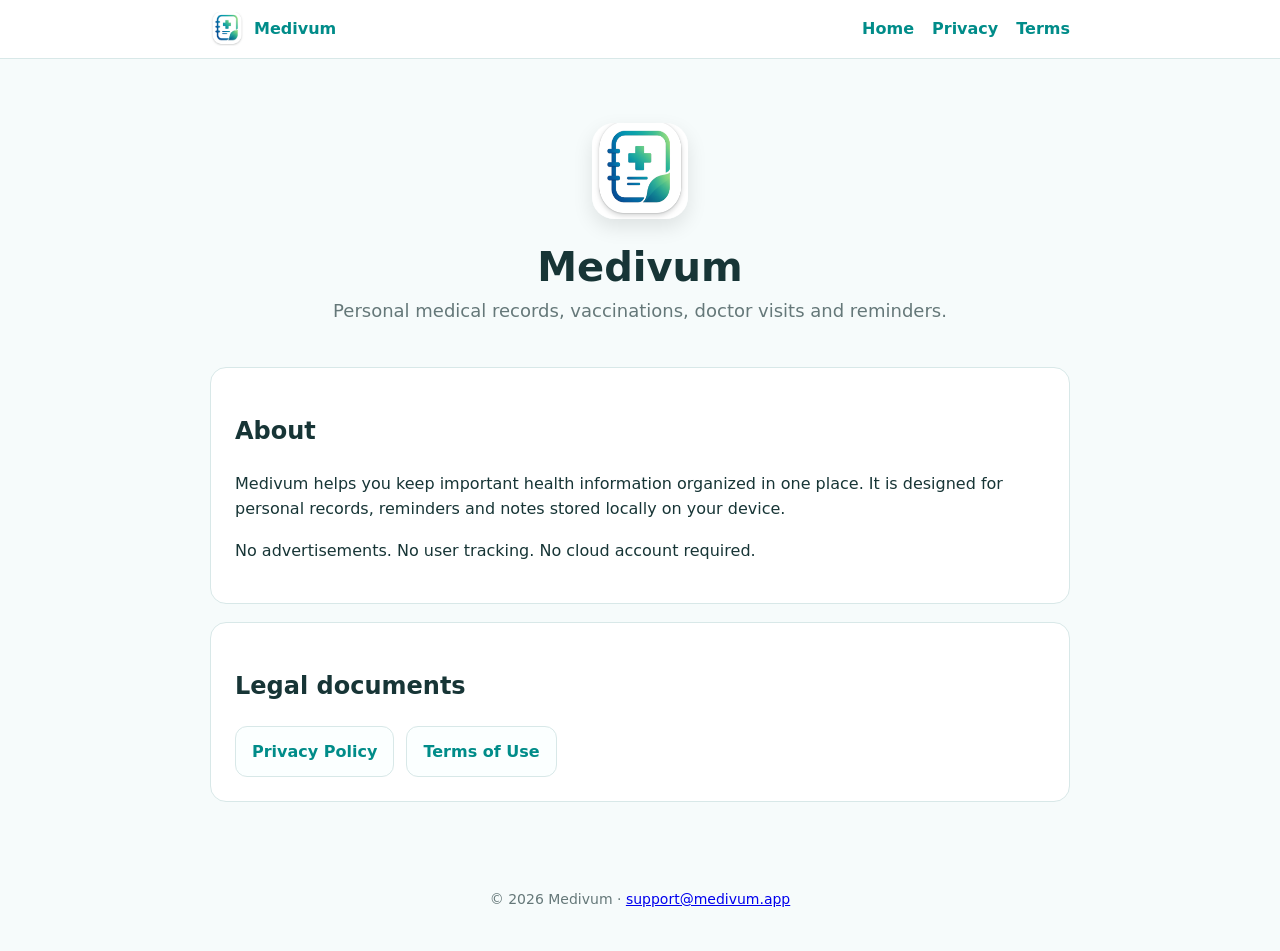
<file: index.html>
<!DOCTYPE html>
<html lang="en">
<head>
  <meta charset="UTF-8">
  <meta name="viewport" content="width=device-width, initial-scale=1">
  <title>Medivum – Home</title>
  <link rel="stylesheet" href="style.css">
</head>
<body>
<header class="header">
  <nav class="nav">
    <a class="brand" href="index.html"><img src="logo.png" alt="Medivum logo"><span>Medivum</span></a>
    <a href="index.html">Home</a>
    <a href="privacy.html">Privacy</a>
    <a href="terms.html">Terms</a>
  </nav>
</header>
<main>

<section class="hero">
  <img src="logo.png" alt="Medivum logo">
  <h1>Medivum</h1>
  <p class="subtitle">Personal medical records, vaccinations, doctor visits and reminders.</p>
</section>

<section class="card">
  <h2>About</h2>
  <p>Medivum helps you keep important health information organized in one place. It is designed for personal records, reminders and notes stored locally on your device.</p>
  <p>No advertisements. No user tracking. No cloud account required.</p>
</section>

<section class="card">
  <h2>Legal documents</h2>
  <div class="links">
    <a class="button" href="privacy.html">Privacy Policy</a>
    <a class="button" href="terms.html">Terms of Use</a>
  </div>
</section>

</main>
<footer>© 2026 Medivum · <a href="mailto:support@medivum.app">support@medivum.app</a></footer>
</body>
</html>
</file>
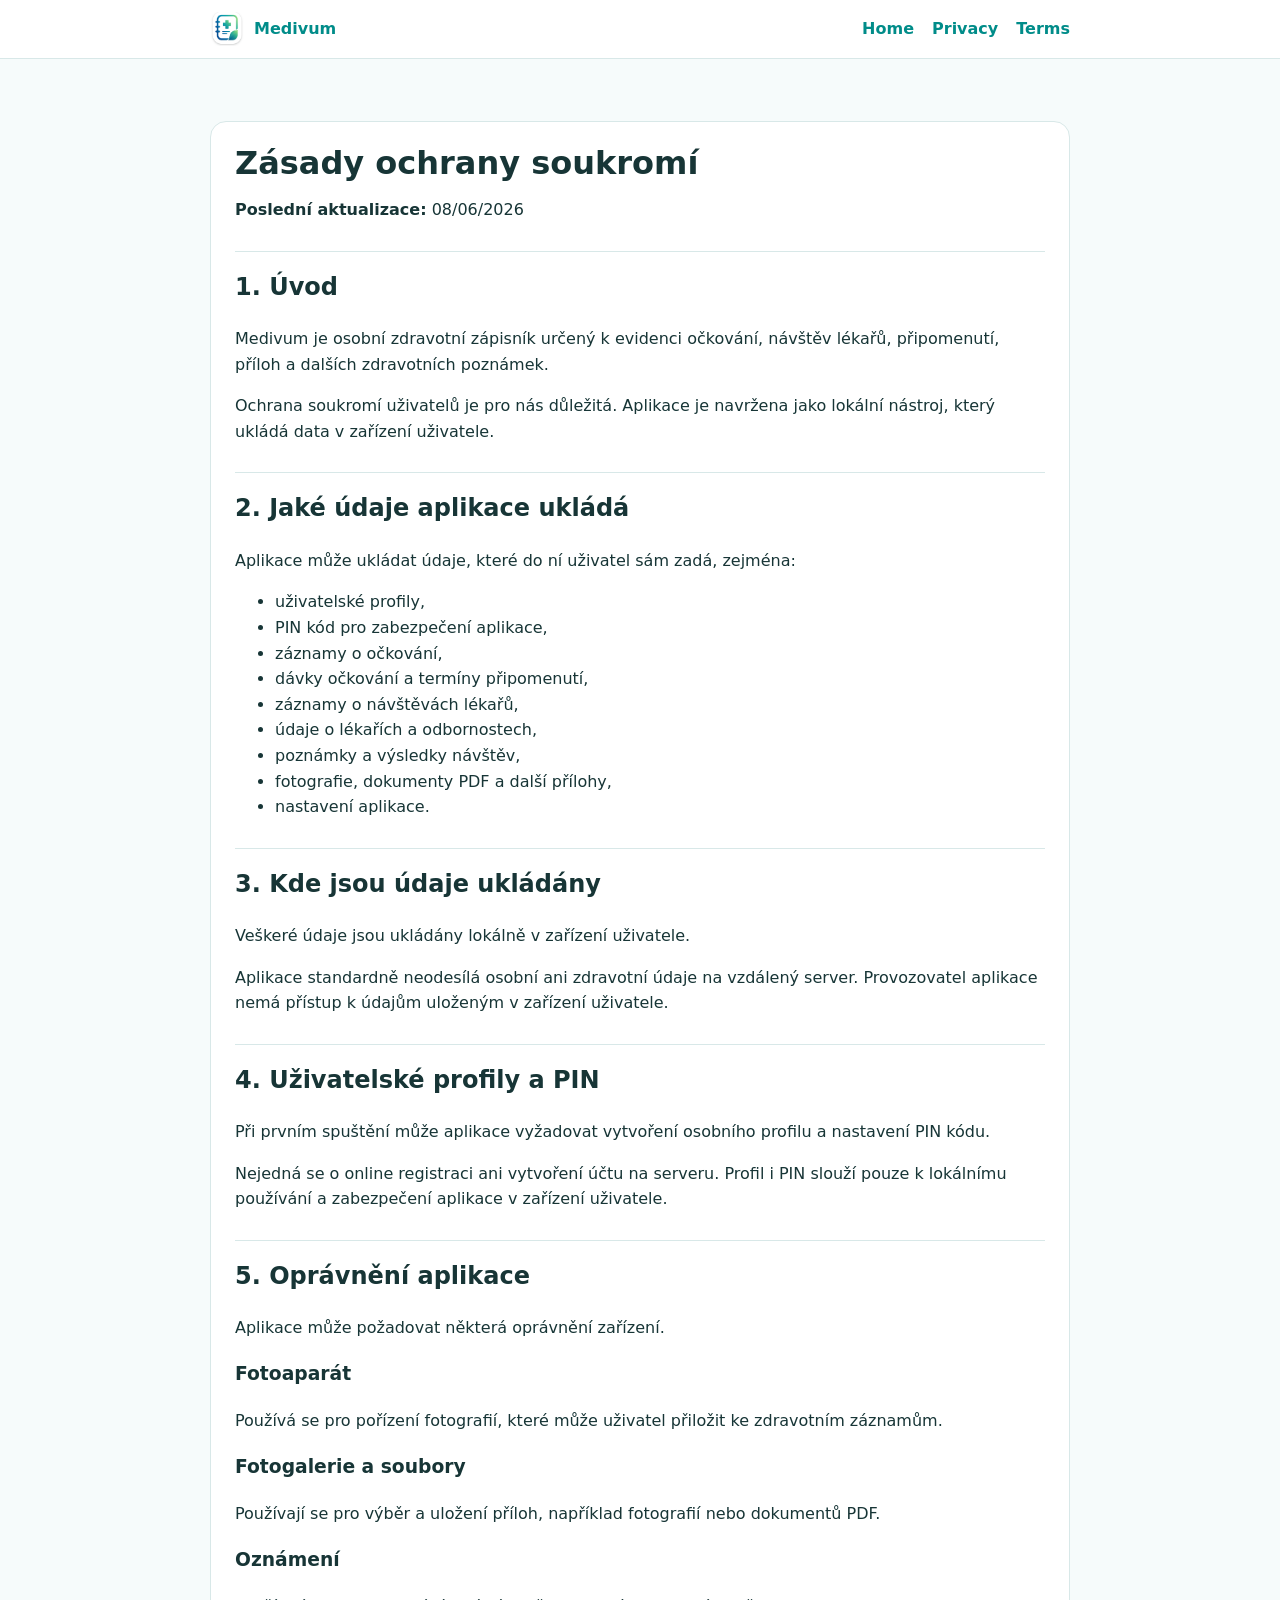
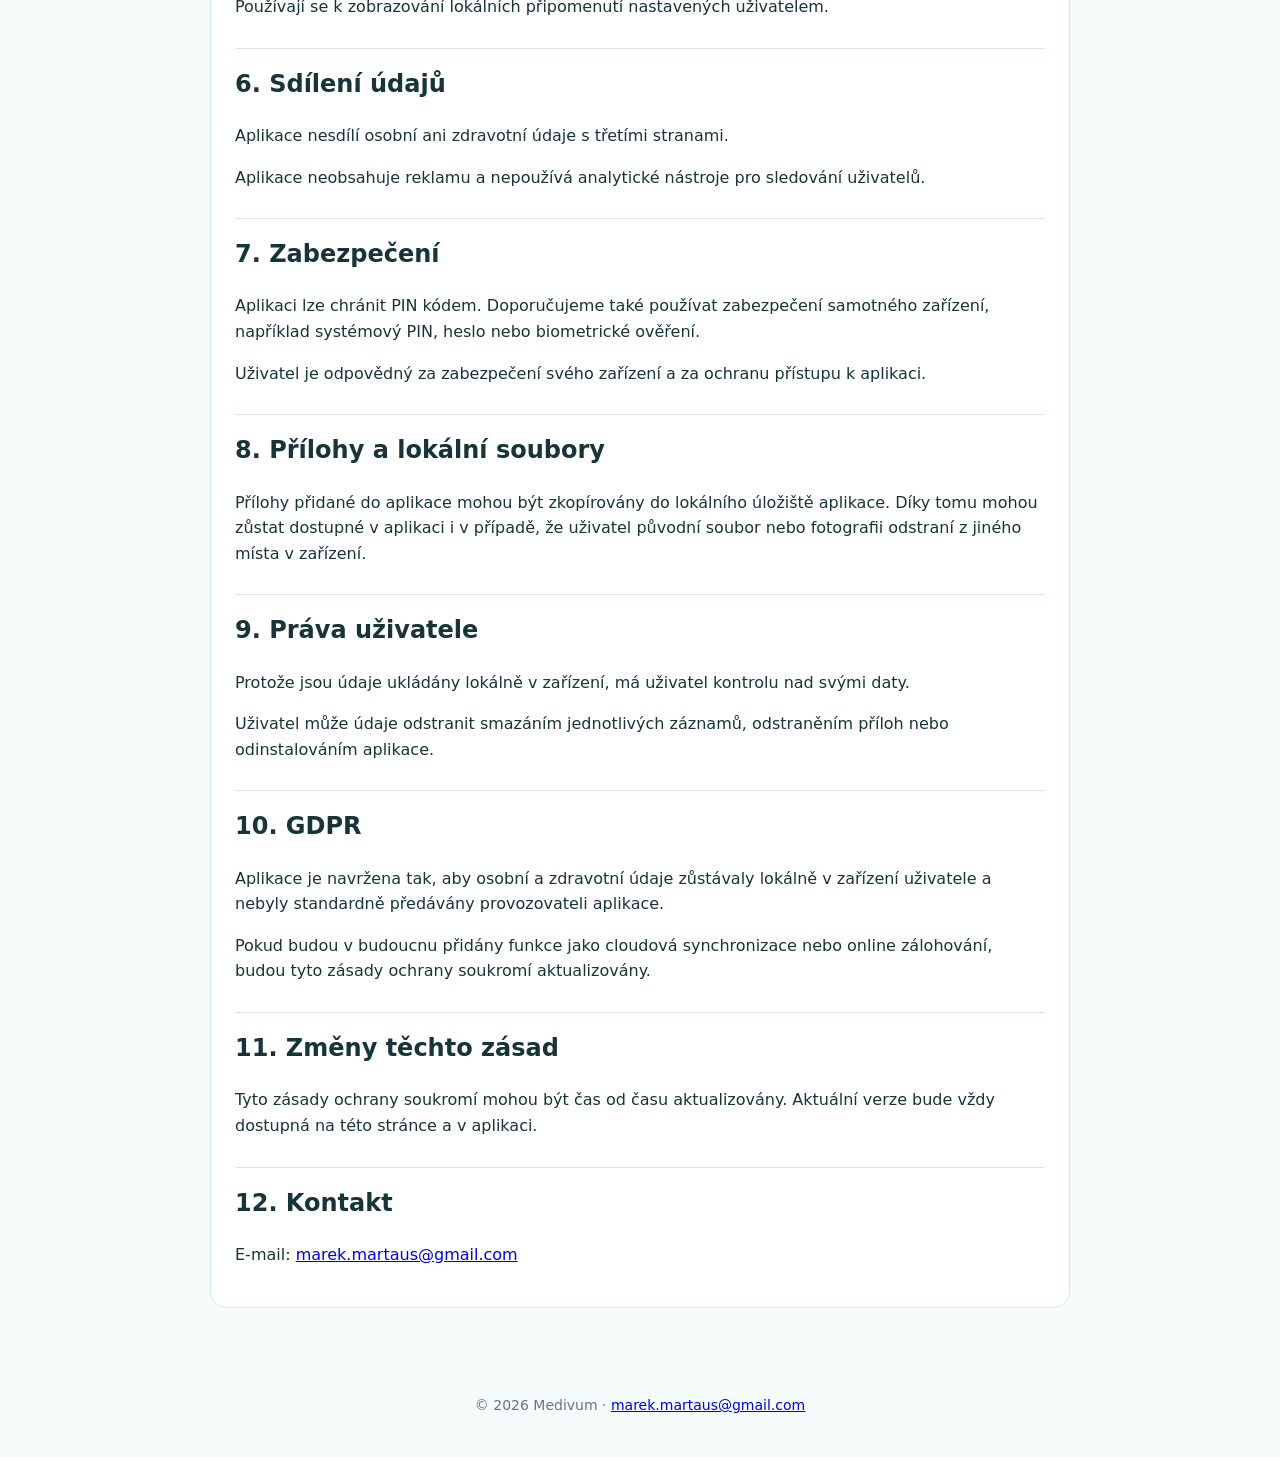
<file: privacy-cs.html>
<!DOCTYPE html>
<html lang="cs">
<head>
  <meta charset="UTF-8">
  <meta name="viewport" content="width=device-width, initial-scale=1">
  <title>Medivum – Zásady ochrany soukromí</title>
  <link rel="stylesheet" href="style.css">
</head>
<body>
<header class="header">
  <nav class="nav">
    <a class="brand" href="index.html"><img src="logo.png" alt="Medivum logo"><span>Medivum</span></a>
    <a href="index.html">Home</a>
    <a href="privacy.html">Privacy</a>
    <a href="terms.html">Terms</a>
  </nav>
</header>
<main>
<section class="article card"><h1>Zásady ochrany soukromí</h1><p><strong>Poslední aktualizace:</strong> 08/06/2026</p>
<h2>1. Úvod</h2>

<p>Medivum je osobní zdravotní zápisník určený k evidenci očkování, návštěv lékařů, připomenutí, příloh a dalších zdravotních poznámek.</p>

<p>Ochrana soukromí uživatelů je pro nás důležitá. Aplikace je navržena jako lokální nástroj, který ukládá data v zařízení uživatele.</p>

<h2>2. Jaké údaje aplikace ukládá</h2>

<p>Aplikace může ukládat údaje, které do ní uživatel sám zadá, zejména:</p>

<ul>
    <li>uživatelské profily,</li>
    <li>PIN kód pro zabezpečení aplikace,</li>
    <li>záznamy o očkování,</li>
    <li>dávky očkování a termíny připomenutí,</li>
    <li>záznamy o návštěvách lékařů,</li>
    <li>údaje o lékařích a odbornostech,</li>
    <li>poznámky a výsledky návštěv,</li>
    <li>fotografie, dokumenty PDF a další přílohy,</li>
    <li>nastavení aplikace.</li>
</ul>

<h2>3. Kde jsou údaje ukládány</h2>

<p>Veškeré údaje jsou ukládány lokálně v zařízení uživatele.</p>

<p>Aplikace standardně neodesílá osobní ani zdravotní údaje na vzdálený server. Provozovatel aplikace nemá přístup k údajům uloženým v zařízení uživatele.</p>

<h2>4. Uživatelské profily a PIN</h2>

<p>Při prvním spuštění může aplikace vyžadovat vytvoření osobního profilu a nastavení PIN kódu.</p>

<p>Nejedná se o online registraci ani vytvoření účtu na serveru. Profil i PIN slouží pouze k lokálnímu používání a zabezpečení aplikace v zařízení uživatele.</p>

<h2>5. Oprávnění aplikace</h2>

<p>Aplikace může požadovat některá oprávnění zařízení.</p>

<h3>Fotoaparát</h3>

<p>Používá se pro pořízení fotografií, které může uživatel přiložit ke zdravotním záznamům.</p>

<h3>Fotogalerie a soubory</h3>

<p>Používají se pro výběr a uložení příloh, například fotografií nebo dokumentů PDF.</p>

<h3>Oznámení</h3>

<p>Používají se k zobrazování lokálních připomenutí nastavených uživatelem.</p>

<h2>6. Sdílení údajů</h2>

<p>Aplikace nesdílí osobní ani zdravotní údaje s třetími stranami.</p>

<p>Aplikace neobsahuje reklamu a nepoužívá analytické nástroje pro sledování uživatelů.</p>

<h2>7. Zabezpečení</h2>

<p>Aplikaci lze chránit PIN kódem. Doporučujeme také používat zabezpečení samotného zařízení, například systémový PIN, heslo nebo biometrické ověření.</p>

<p>Uživatel je odpovědný za zabezpečení svého zařízení a za ochranu přístupu k aplikaci.</p>

<h2>8. Přílohy a lokální soubory</h2>

<p>Přílohy přidané do aplikace mohou být zkopírovány do lokálního úložiště aplikace. Díky tomu mohou zůstat dostupné v aplikaci i v případě, že uživatel původní soubor nebo fotografii odstraní z jiného místa v zařízení.</p>

<h2>9. Práva uživatele</h2>

<p>Protože jsou údaje ukládány lokálně v zařízení, má uživatel kontrolu nad svými daty.</p>

<p>Uživatel může údaje odstranit smazáním jednotlivých záznamů, odstraněním příloh nebo odinstalováním aplikace.</p>

<h2>10. GDPR</h2>

<p>Aplikace je navržena tak, aby osobní a zdravotní údaje zůstávaly lokálně v zařízení uživatele a nebyly standardně předávány provozovateli aplikace.</p>

<p>Pokud budou v budoucnu přidány funkce jako cloudová synchronizace nebo online zálohování, budou tyto zásady ochrany soukromí aktualizovány.</p>

<h2>11. Změny těchto zásad</h2>

<p>Tyto zásady ochrany soukromí mohou být čas od času aktualizovány. Aktuální verze bude vždy dostupná na této stránce a v aplikaci.</p>
<h2>12. Kontakt</h2>
<p>E-mail: <a href="mailto:support@medivum.app">marek.martaus@gmail.com</a></p></section>
</main>
<footer>© 2026 Medivum · <a href="mailto:support@medivum.app">marek.martaus@gmail.com</a></footer>
</body>
</html>
</file>
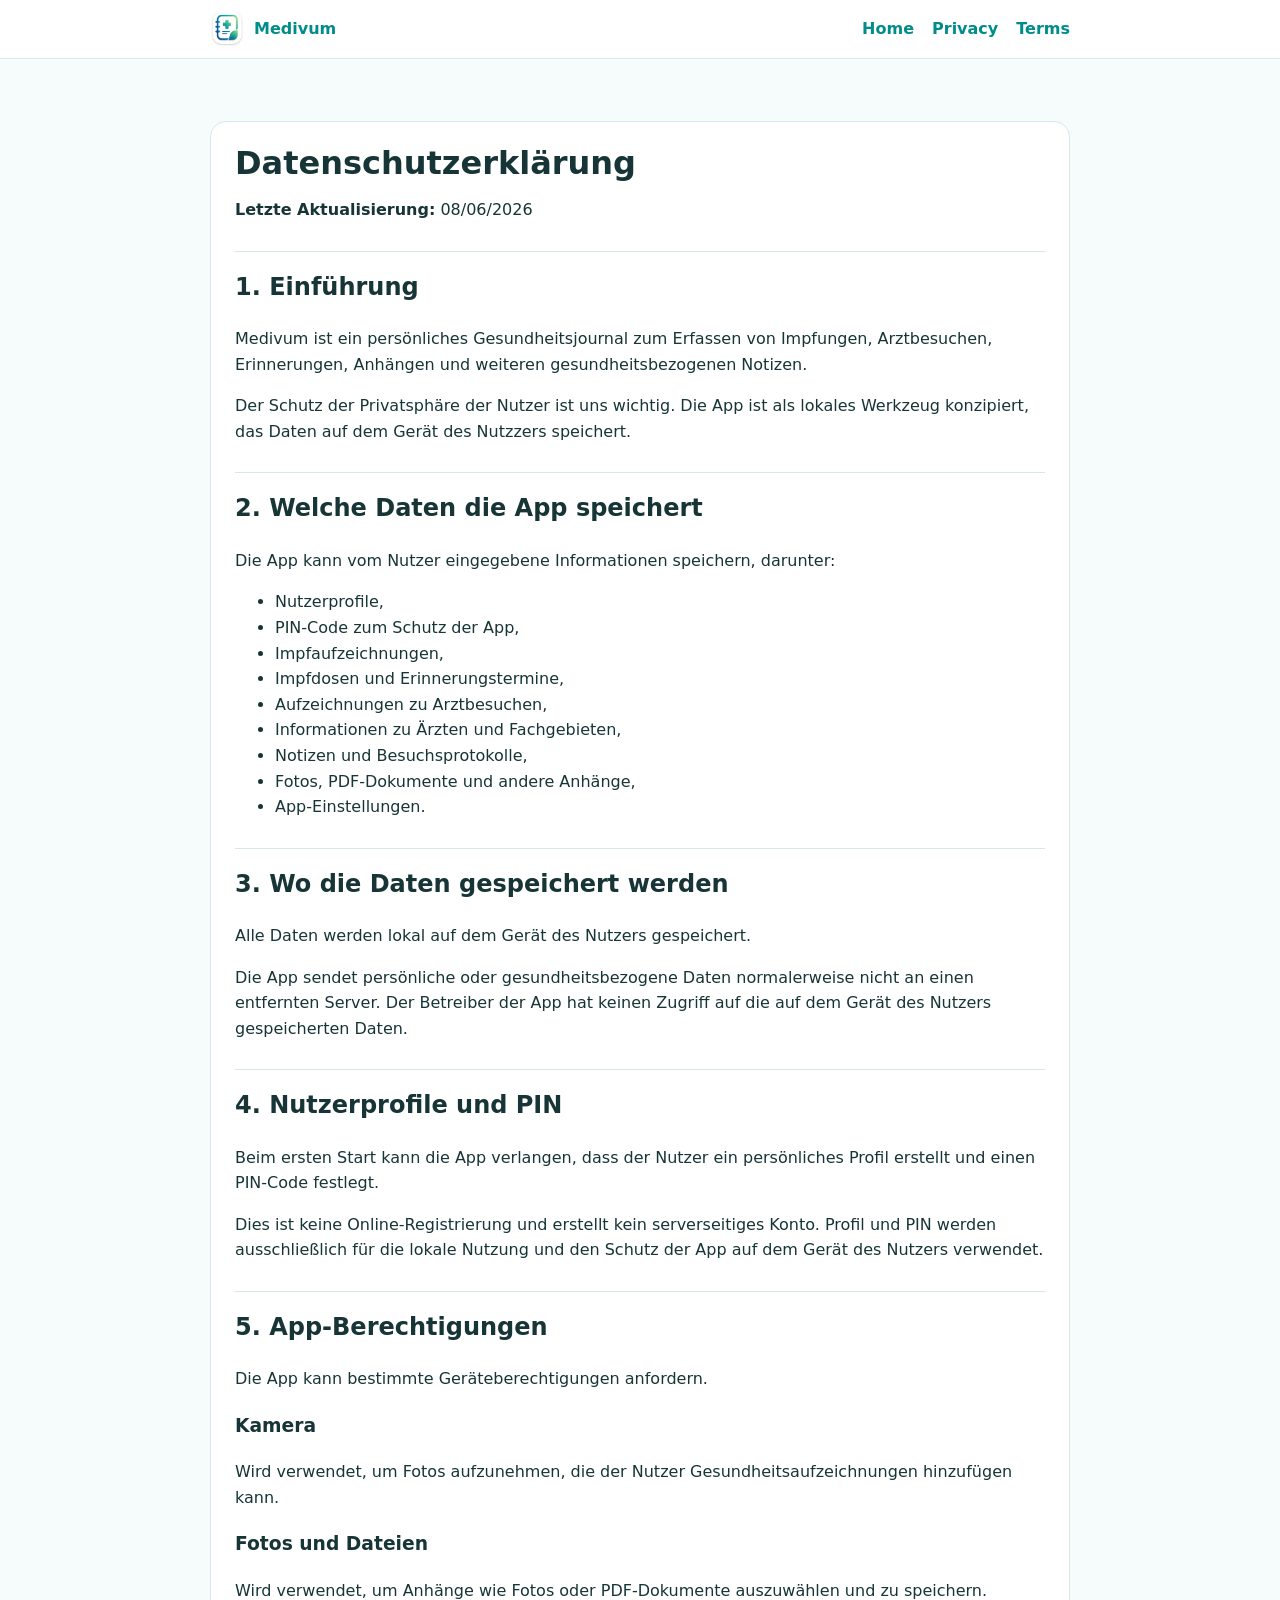
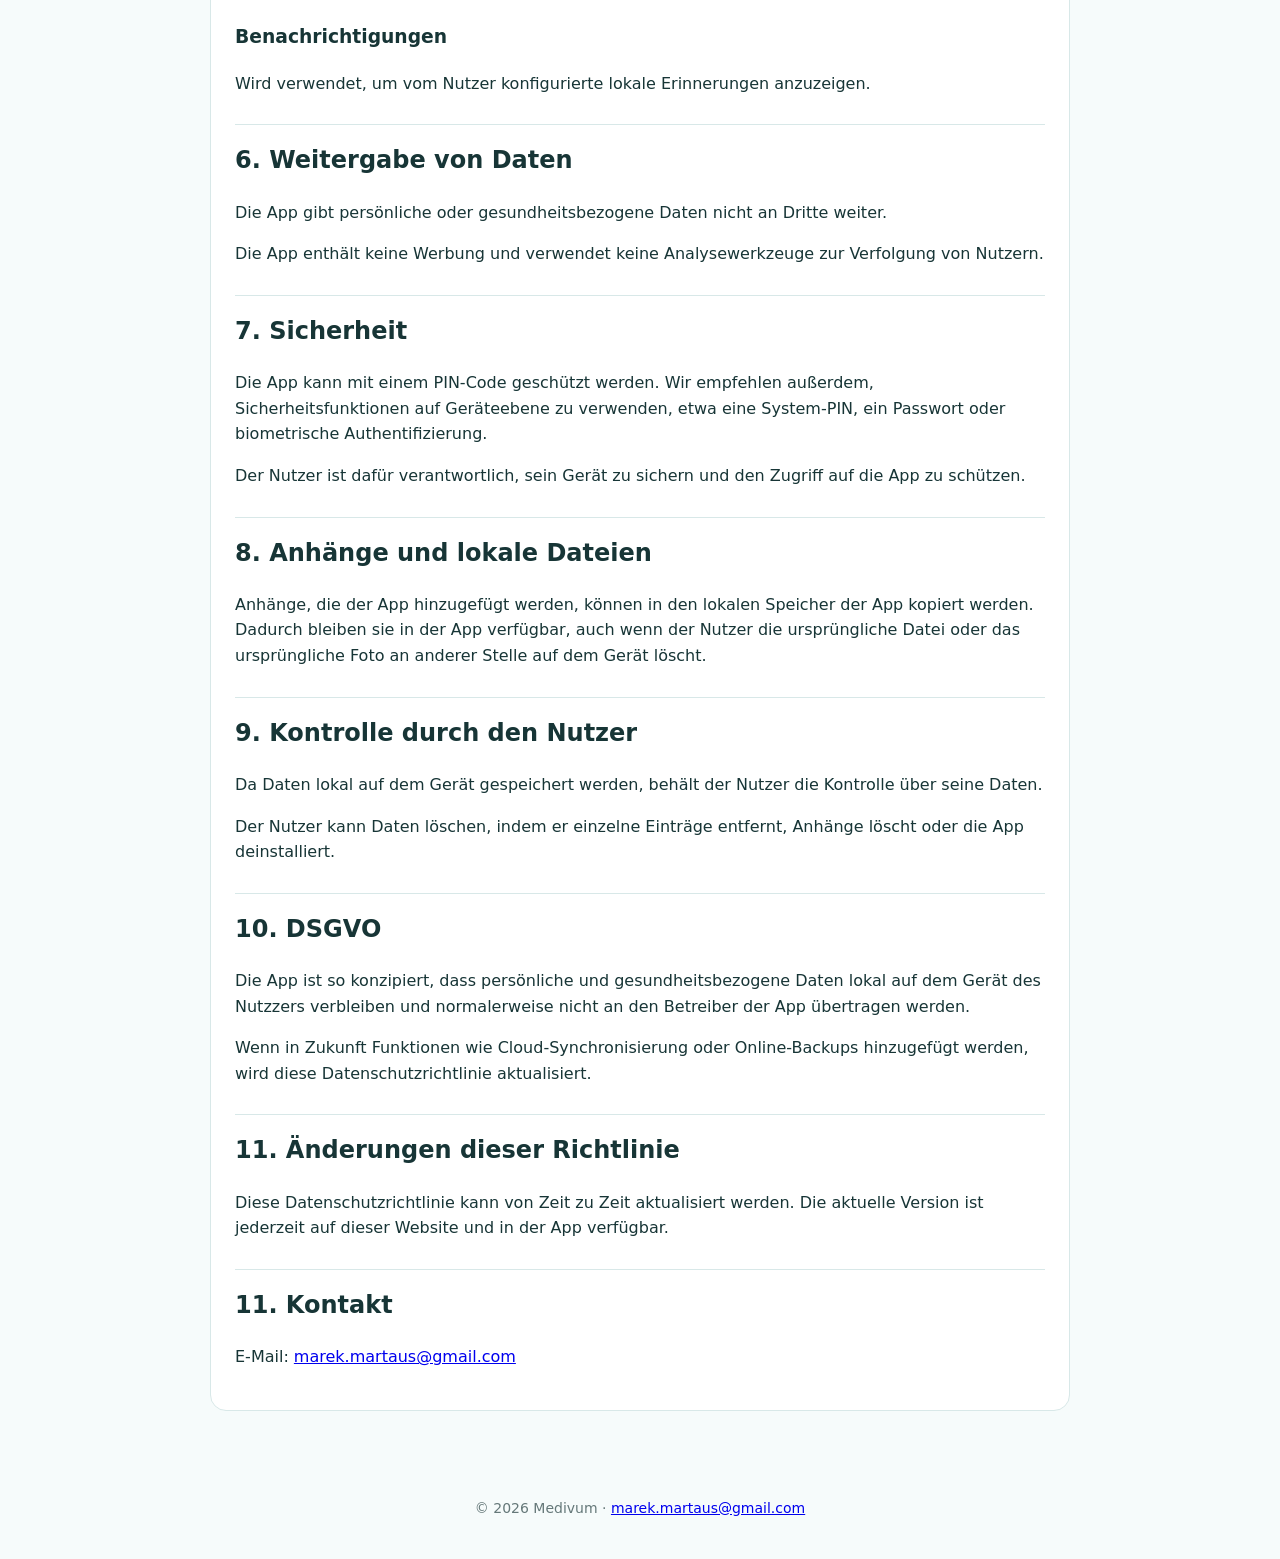
<file: privacy-de.html>
<!DOCTYPE html>
<html lang="de">
<head>
  <meta charset="UTF-8">
  <meta name="viewport" content="width=device-width, initial-scale=1">
  <title>Medivum – Datenschutzerklärung</title>
  <link rel="stylesheet" href="style.css">
</head>
<body>
<header class="header">
  <nav class="nav">
    <a class="brand" href="index.html"><img src="logo.png" alt="Medivum logo"><span>Medivum</span></a>
    <a href="index.html">Home</a>
    <a href="privacy.html">Privacy</a>
    <a href="terms.html">Terms</a>
  </nav>
</header>
<main>
<section class="article card"><h1>Datenschutzerklärung</h1><p><strong>Letzte Aktualisierung:</strong> 08/06/2026</p>
<h2>1. Einführung</h2>

<p>Medivum ist ein persönliches Gesundheitsjournal zum Erfassen von Impfungen, Arztbesuchen, Erinnerungen, Anhängen und weiteren gesundheitsbezogenen Notizen.</p>

<p>Der Schutz der Privatsphäre der Nutzer ist uns wichtig. Die App ist als lokales Werkzeug konzipiert, das Daten auf dem Gerät des Nutzzers speichert.</p>

<h2>2. Welche Daten die App speichert</h2>

<p>Die App kann vom Nutzer eingegebene Informationen speichern, darunter:</p>

<ul>
    <li>Nutzerprofile,</li>
    <li>PIN-Code zum Schutz der App,</li>
    <li>Impfaufzeichnungen,</li>
    <li>Impfdosen und Erinnerungstermine,</li>
    <li>Aufzeichnungen zu Arztbesuchen,</li>
    <li>Informationen zu Ärzten und Fachgebieten,</li>
    <li>Notizen und Besuchsprotokolle,</li>
    <li>Fotos, PDF-Dokumente und andere Anhänge,</li>
    <li>App-Einstellungen.</li>
</ul>

<h2>3. Wo die Daten gespeichert werden</h2>

<p>Alle Daten werden lokal auf dem Gerät des Nutzers gespeichert.</p>

<p>Die App sendet persönliche oder gesundheitsbezogene Daten normalerweise nicht an einen entfernten Server. Der Betreiber der App hat keinen Zugriff auf die auf dem Gerät des Nutzers gespeicherten Daten.</p>

<h2>4. Nutzerprofile und PIN</h2>

<p>Beim ersten Start kann die App verlangen, dass der Nutzer ein persönliches Profil erstellt und einen PIN-Code festlegt.</p>

<p>Dies ist keine Online-Registrierung und erstellt kein serverseitiges Konto. Profil und PIN werden ausschließlich für die lokale Nutzung und den Schutz der App auf dem Gerät des Nutzers verwendet.</p>

<h2>5. App-Berechtigungen</h2>

<p>Die App kann bestimmte Geräteberechtigungen anfordern.</p>

<h3>Kamera</h3>

<p>Wird verwendet, um Fotos aufzunehmen, die der Nutzer Gesundheitsaufzeichnungen hinzufügen kann.</p>

<h3>Fotos und Dateien</h3>

<p>Wird verwendet, um Anhänge wie Fotos oder PDF-Dokumente auszuwählen und zu speichern.</p>

<h3>Benachrichtigungen</h3>

<p>Wird verwendet, um vom Nutzer konfigurierte lokale Erinnerungen anzuzeigen.</p>

<h2>6. Weitergabe von Daten</h2>

<p>Die App gibt persönliche oder gesundheitsbezogene Daten nicht an Dritte weiter.</p>

<p>Die App enthält keine Werbung und verwendet keine Analysewerkzeuge zur Verfolgung von Nutzern.</p>

<h2>7. Sicherheit</h2>

<p>Die App kann mit einem PIN-Code geschützt werden. Wir empfehlen außerdem, Sicherheitsfunktionen auf Geräteebene zu verwenden, etwa eine System-PIN, ein Passwort oder biometrische Authentifizierung.</p>

<p>Der Nutzer ist dafür verantwortlich, sein Gerät zu sichern und den Zugriff auf die App zu schützen.</p>

<h2>8. Anhänge und lokale Dateien</h2>

<p>Anhänge, die der App hinzugefügt werden, können in den lokalen Speicher der App kopiert werden. Dadurch bleiben sie in der App verfügbar, auch wenn der Nutzer die ursprüngliche Datei oder das ursprüngliche Foto an anderer Stelle auf dem Gerät löscht.</p>

<h2>9. Kontrolle durch den Nutzer</h2>

<p>Da Daten lokal auf dem Gerät gespeichert werden, behält der Nutzer die Kontrolle über seine Daten.</p>

<p>Der Nutzer kann Daten löschen, indem er einzelne Einträge entfernt, Anhänge löscht oder die App deinstalliert.</p>

<h2>10. DSGVO</h2>

<p>Die App ist so konzipiert, dass persönliche und gesundheitsbezogene Daten lokal auf dem Gerät des Nutzzers verbleiben und normalerweise nicht an den Betreiber der App übertragen werden.</p>

<p>Wenn in Zukunft Funktionen wie Cloud-Synchronisierung oder Online-Backups hinzugefügt werden, wird diese Datenschutzrichtlinie aktualisiert.</p>

<h2>11. Änderungen dieser Richtlinie</h2>

<p>Diese Datenschutzrichtlinie kann von Zeit zu Zeit aktualisiert werden. Die aktuelle Version ist jederzeit auf dieser Website und in der App verfügbar.</p>
<h2>11. Kontakt</h2>
<p>E-Mail: <a href="mailto:support@medivum.app">marek.martaus@gmail.com</a></p></section>
</main>
<footer>© 2026 Medivum · <a href="mailto:support@medivum.app">marek.martaus@gmail.com</a></footer>
</body>
</html>
</file>
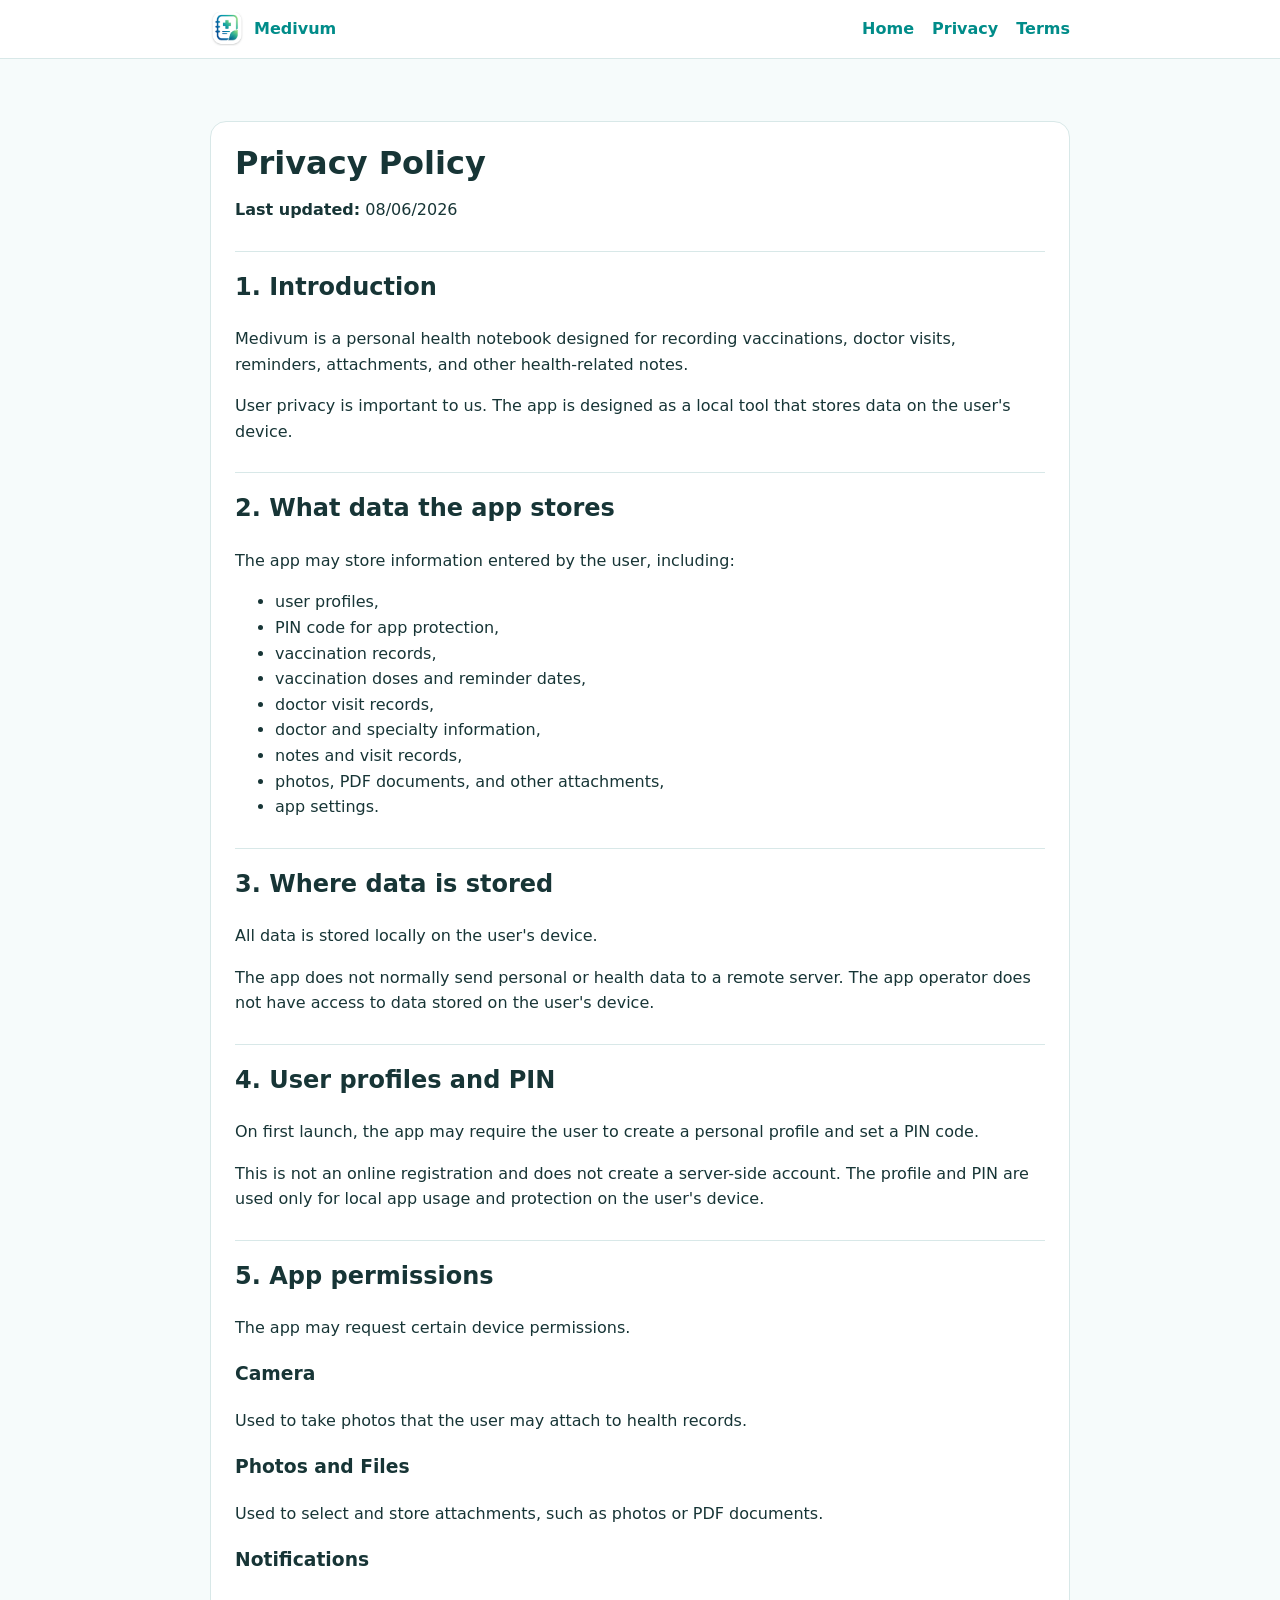
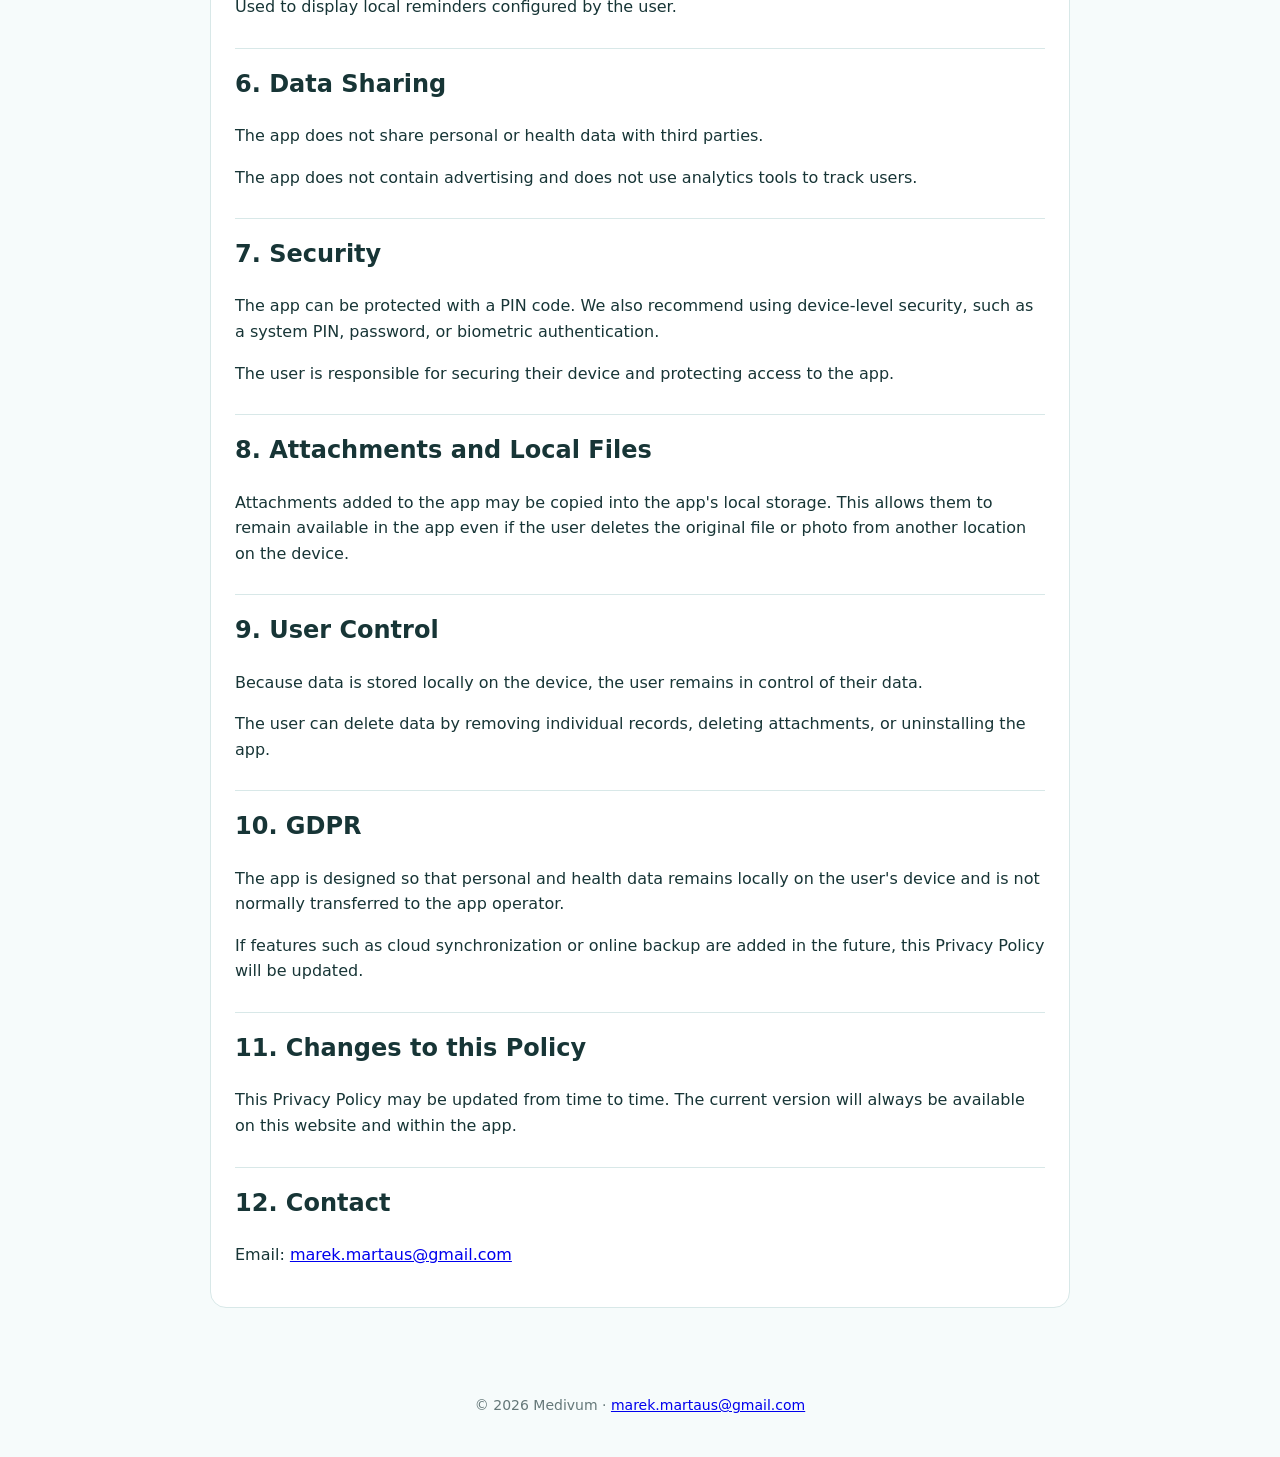
<file: privacy-en.html>
<!DOCTYPE html>
<html lang="en">
<head>
  <meta charset="UTF-8">
  <meta name="viewport" content="width=device-width, initial-scale=1">
  <title>Medivum – Privacy Policy</title>
  <link rel="stylesheet" href="style.css">
</head>
<body>
<header class="header">
  <nav class="nav">
    <a class="brand" href="index.html"><img src="logo.png" alt="Medivum logo"><span>Medivum</span></a>
    <a href="index.html">Home</a>
    <a href="privacy.html">Privacy</a>
    <a href="terms.html">Terms</a>
  </nav>
</header>
<main>
<section class="article card"><h1>Privacy Policy</h1><p><strong>Last updated:</strong> 08/06/2026</p>
<h2>1. Introduction</h2>

<p>Medivum is a personal health notebook designed for recording vaccinations, doctor visits, reminders, attachments, and other health-related notes.</p>

<p>User privacy is important to us. The app is designed as a local tool that stores data on the user's device.</p>

<h2>2. What data the app stores</h2>

<p>The app may store information entered by the user, including:</p>

<ul>
    <li>user profiles,</li>
    <li>PIN code for app protection,</li>
    <li>vaccination records,</li>
    <li>vaccination doses and reminder dates,</li>
    <li>doctor visit records,</li>
    <li>doctor and specialty information,</li>
    <li>notes and visit records,</li>
    <li>photos, PDF documents, and other attachments,</li>
    <li>app settings.</li>
</ul>

<h2>3. Where data is stored</h2>

<p>All data is stored locally on the user's device.</p>

<p>The app does not normally send personal or health data to a remote server. The app operator does not have access to data stored on the user's device.</p>

<h2>4. User profiles and PIN</h2>

<p>On first launch, the app may require the user to create a personal profile and set a PIN code.</p>

<p>This is not an online registration and does not create a server-side account. The profile and PIN are used only for local app usage and protection on the user's device.</p>

<h2>5. App permissions</h2>

<p>The app may request certain device permissions.</p>

<h3>Camera</h3>

<p>Used to take photos that the user may attach to health records.</p>

<h3>Photos and Files</h3>

<p>Used to select and store attachments, such as photos or PDF documents.</p>

<h3>Notifications</h3>

<p>Used to display local reminders configured by the user.</p>

<h2>6. Data Sharing</h2>

<p>The app does not share personal or health data with third parties.</p>

<p>The app does not contain advertising and does not use analytics tools to track users.</p>

<h2>7. Security</h2>

<p>The app can be protected with a PIN code. We also recommend using device-level security, such as a system PIN, password, or biometric authentication.</p>

<p>The user is responsible for securing their device and protecting access to the app.</p>

<h2>8. Attachments and Local Files</h2>

<p>Attachments added to the app may be copied into the app's local storage. This allows them to remain available in the app even if the user deletes the original file or photo from another location on the device.</p>

<h2>9. User Control</h2>

<p>Because data is stored locally on the device, the user remains in control of their data.</p>

<p>The user can delete data by removing individual records, deleting attachments, or uninstalling the app.</p>

<h2>10. GDPR</h2>

<p>The app is designed so that personal and health data remains locally on the user's device and is not normally transferred to the app operator.</p>

<p>If features such as cloud synchronization or online backup are added in the future, this Privacy Policy will be updated.</p>

<h2>11. Changes to this Policy</h2>

<p>This Privacy Policy may be updated from time to time. The current version will always be available on this website and within the app.</p>
<h2>12. Contact</h2>
<p>Email: <a href="mailto:support@medivum.app">marek.martaus@gmail.com</a></p></section>
</main>
<footer>© 2026 Medivum · <a href="mailto:support@medivum.app">marek.martaus@gmail.com</a></footer>
</body>
</html>
</file>
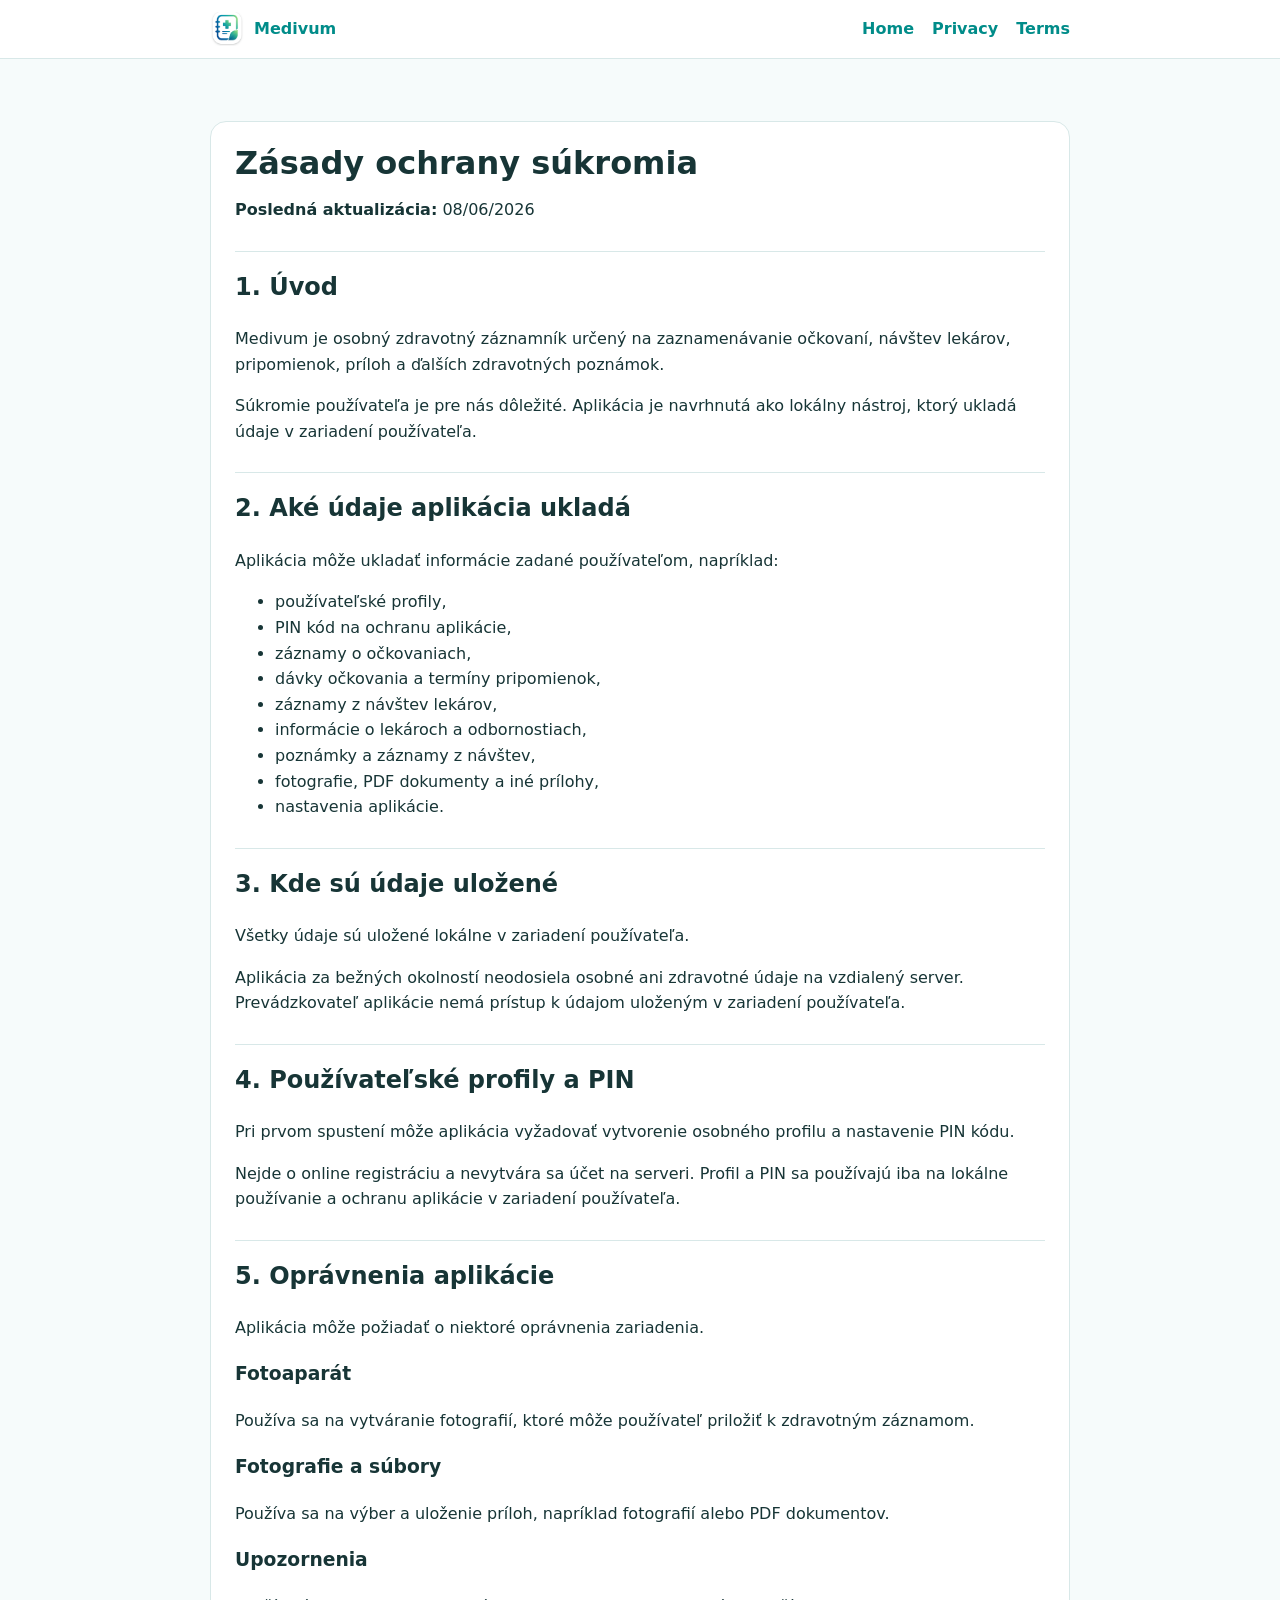
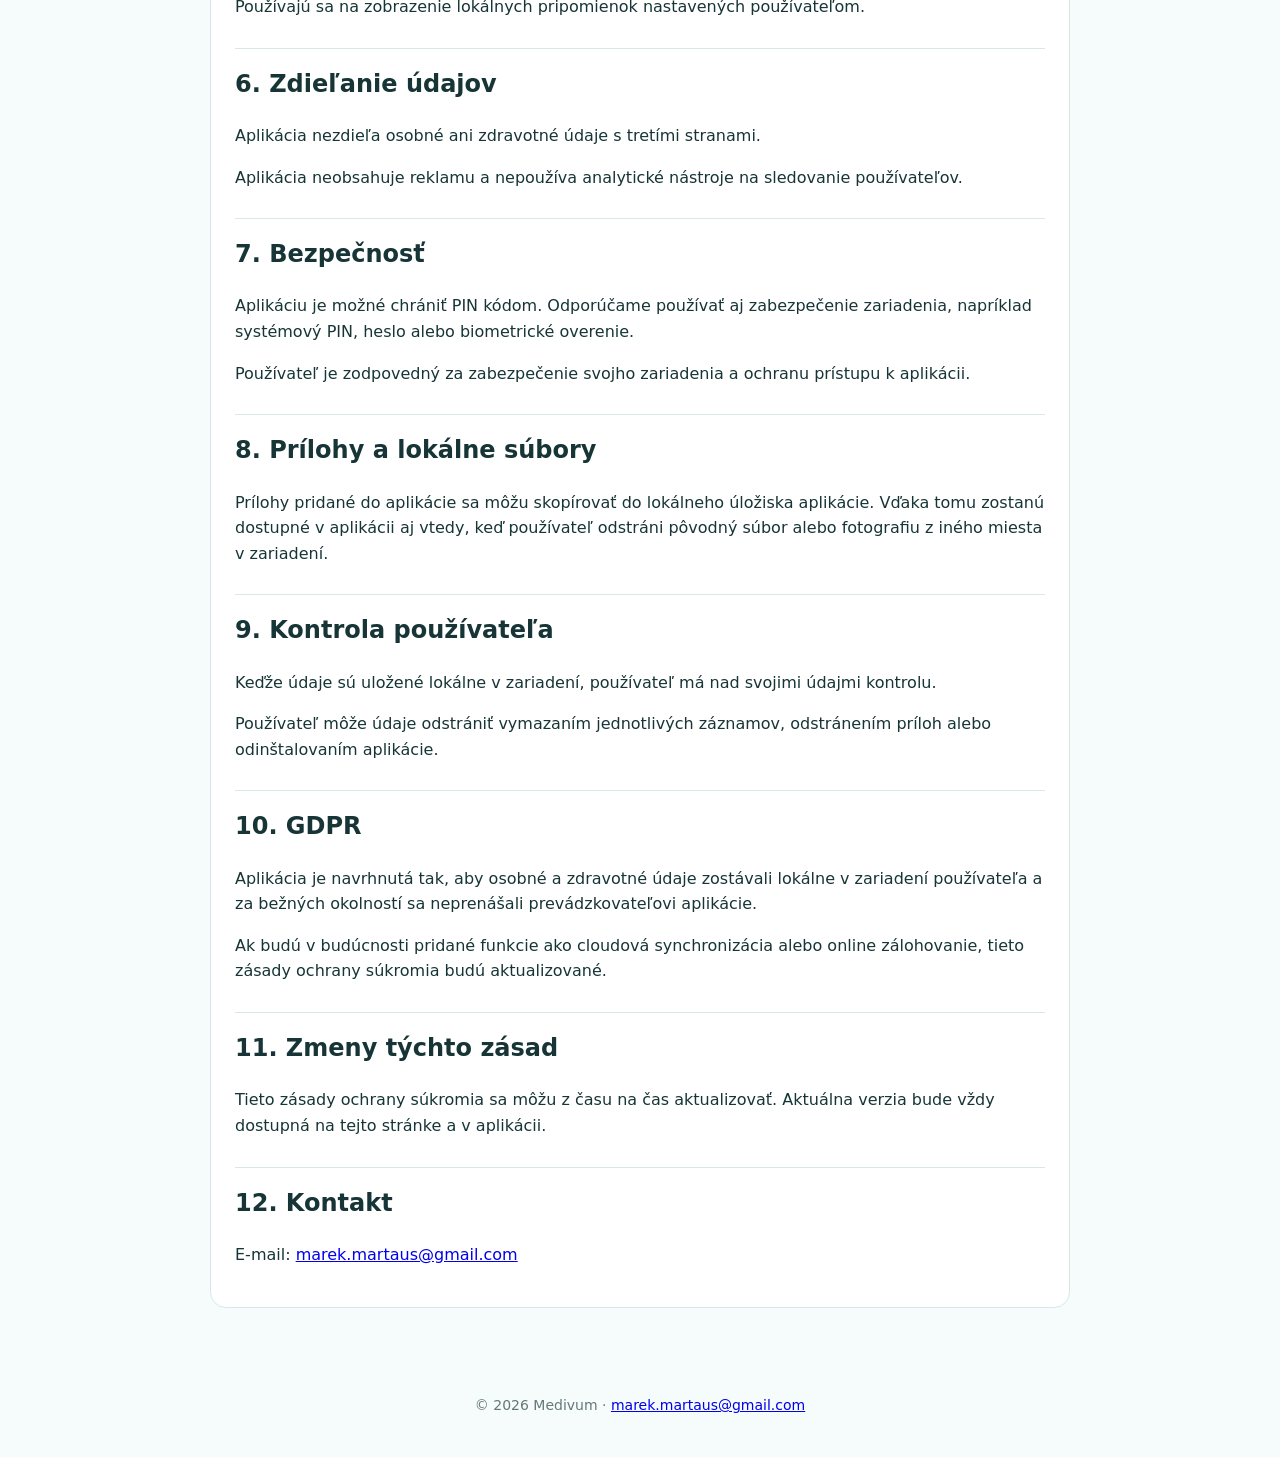
<file: privacy-sk.html>
<!DOCTYPE html>
<html lang="sk">
<head>
  <meta charset="UTF-8">
  <meta name="viewport" content="width=device-width, initial-scale=1">
  <title>Medivum – Zásady ochrany súkromia</title>
  <link rel="stylesheet" href="style.css">
</head>
<body>
<header class="header">
  <nav class="nav">
    <a class="brand" href="index.html"><img src="logo.png" alt="Medivum logo"><span>Medivum</span></a>
    <a href="index.html">Home</a>
    <a href="privacy.html">Privacy</a>
    <a href="terms.html">Terms</a>
  </nav>
</header>
<main>
<section class="article card"><h1>Zásady ochrany súkromia</h1><p><strong>Posledná aktualizácia:</strong> 08/06/2026</p>

<h2>1. Úvod</h2>

<p>Medivum je osobný zdravotný záznamník určený na zaznamenávanie očkovaní, návštev lekárov, pripomienok, príloh a ďalších zdravotných poznámok.</p>

<p>Súkromie používateľa je pre nás dôležité. Aplikácia je navrhnutá ako lokálny nástroj, ktorý ukladá údaje v zariadení používateľa.</p>

<h2>2. Aké údaje aplikácia ukladá</h2>

<p>Aplikácia môže ukladať informácie zadané používateľom, napríklad:</p>

<ul>
    <li>používateľské profily,</li>
    <li>PIN kód na ochranu aplikácie,</li>
    <li>záznamy o očkovaniach,</li>
    <li>dávky očkovania a termíny pripomienok,</li>
    <li>záznamy z návštev lekárov,</li>
    <li>informácie o lekároch a odbornostiach,</li>
    <li>poznámky a záznamy z návštev,</li>
    <li>fotografie, PDF dokumenty a iné prílohy,</li>
    <li>nastavenia aplikácie.</li>
</ul>

<h2>3. Kde sú údaje uložené</h2>

<p>Všetky údaje sú uložené lokálne v zariadení používateľa.</p>

<p>Aplikácia za bežných okolností neodosiela osobné ani zdravotné údaje na vzdialený server. Prevádzkovateľ aplikácie nemá prístup k údajom uloženým v zariadení používateľa.</p>

<h2>4. Používateľské profily a PIN</h2>

<p>Pri prvom spustení môže aplikácia vyžadovať vytvorenie osobného profilu a nastavenie PIN kódu.</p>

<p>Nejde o online registráciu a nevytvára sa účet na serveri. Profil a PIN sa používajú iba na lokálne používanie a ochranu aplikácie v zariadení používateľa.</p>

<h2>5. Oprávnenia aplikácie</h2>

<p>Aplikácia môže požiadať o niektoré oprávnenia zariadenia.</p>

<h3>Fotoaparát</h3>

<p>Používa sa na vytváranie fotografií, ktoré môže používateľ priložiť k zdravotným záznamom.</p>

<h3>Fotografie a súbory</h3>

<p>Používa sa na výber a uloženie príloh, napríklad fotografií alebo PDF dokumentov.</p>

<h3>Upozornenia</h3>

<p>Používajú sa na zobrazenie lokálnych pripomienok nastavených používateľom.</p>

<h2>6. Zdieľanie údajov</h2>

<p>Aplikácia nezdieľa osobné ani zdravotné údaje s tretími stranami.</p>

<p>Aplikácia neobsahuje reklamu a nepoužíva analytické nástroje na sledovanie používateľov.</p>

<h2>7. Bezpečnosť</h2>

<p>Aplikáciu je možné chrániť PIN kódom. Odporúčame používať aj zabezpečenie zariadenia, napríklad systémový PIN, heslo alebo biometrické overenie.</p>

<p>Používateľ je zodpovedný za zabezpečenie svojho zariadenia a ochranu prístupu k aplikácii.</p>

<h2>8. Prílohy a lokálne súbory</h2>

<p>Prílohy pridané do aplikácie sa môžu skopírovať do lokálneho úložiska aplikácie. Vďaka tomu zostanú dostupné v aplikácii aj vtedy, keď používateľ odstráni pôvodný súbor alebo fotografiu z iného miesta v zariadení.</p>

<h2>9. Kontrola používateľa</h2>

<p>Keďže údaje sú uložené lokálne v zariadení, používateľ má nad svojimi údajmi kontrolu.</p>

<p>Používateľ môže údaje odstrániť vymazaním jednotlivých záznamov, odstránením príloh alebo odinštalovaním aplikácie.</p>

<h2>10. GDPR</h2>

<p>Aplikácia je navrhnutá tak, aby osobné a zdravotné údaje zostávali lokálne v zariadení používateľa a za bežných okolností sa neprenášali prevádzkovateľovi aplikácie.</p>

<p>Ak budú v budúcnosti pridané funkcie ako cloudová synchronizácia alebo online zálohovanie, tieto zásady ochrany súkromia budú aktualizované.</p>

<h2>11. Zmeny týchto zásad</h2>

<p>Tieto zásady ochrany súkromia sa môžu z času na čas aktualizovať. Aktuálna verzia bude vždy dostupná na tejto stránke a v aplikácii.</p>
<h2>12. Kontakt</h2>
<p>E-mail: <a href="mailto:support@medivum.app">marek.martaus@gmail.com</a></p></section>
</main>
<footer>© 2026 Medivum · <a href="mailto:support@medivum.app">marek.martaus@gmail.com</a></footer>
</body>
</html>
</file>
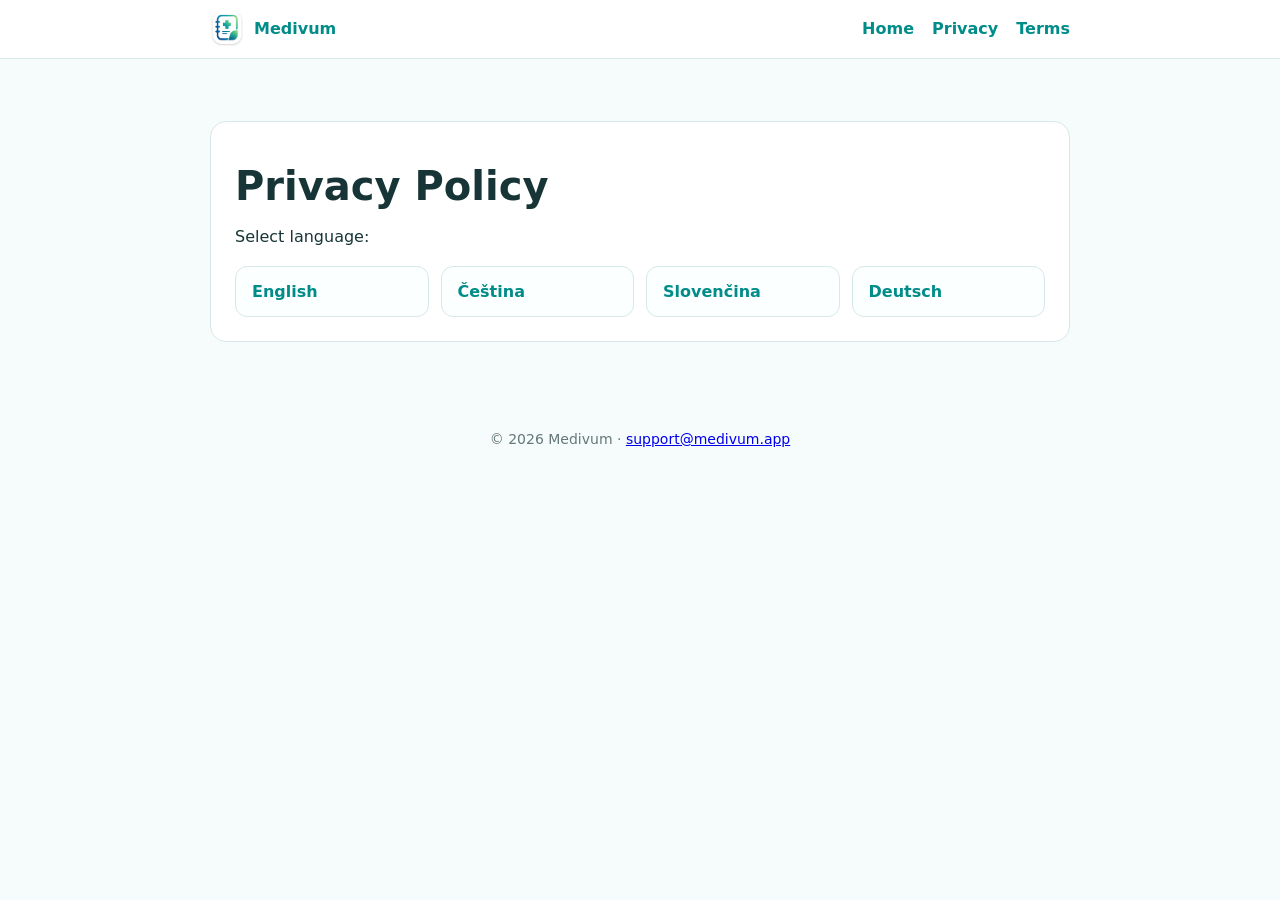
<file: privacy.html>
<!DOCTYPE html>
<html lang="en">
<head>
  <meta charset="UTF-8">
  <meta name="viewport" content="width=device-width, initial-scale=1">
  <title>Medivum – Privacy Policy</title>
  <link rel="stylesheet" href="style.css">
</head>
<body>
<header class="header">
  <nav class="nav">
    <a class="brand" href="index.html"><img src="logo.png" alt="Medivum logo"><span>Medivum</span></a>
    <a href="index.html">Home</a>
    <a href="privacy.html">Privacy</a>
    <a href="terms.html">Terms</a>
  </nav>
</header>
<main>

<section class="card">
  <h1>Privacy Policy</h1>
  <p>Select language:</p>
  <div class="lang-grid">
    <a class="button" href="privacy-en.html">English</a>
    <a class="button" href="privacy-cs.html">Čeština</a>
    <a class="button" href="privacy-sk.html">Slovenčina</a>
    <a class="button" href="privacy-de.html">Deutsch</a>
  </div>
</section>

</main>
<footer>© 2026 Medivum · <a href="mailto:support@medivum.app">support@medivum.app</a></footer>
</body>
</html>
</file>
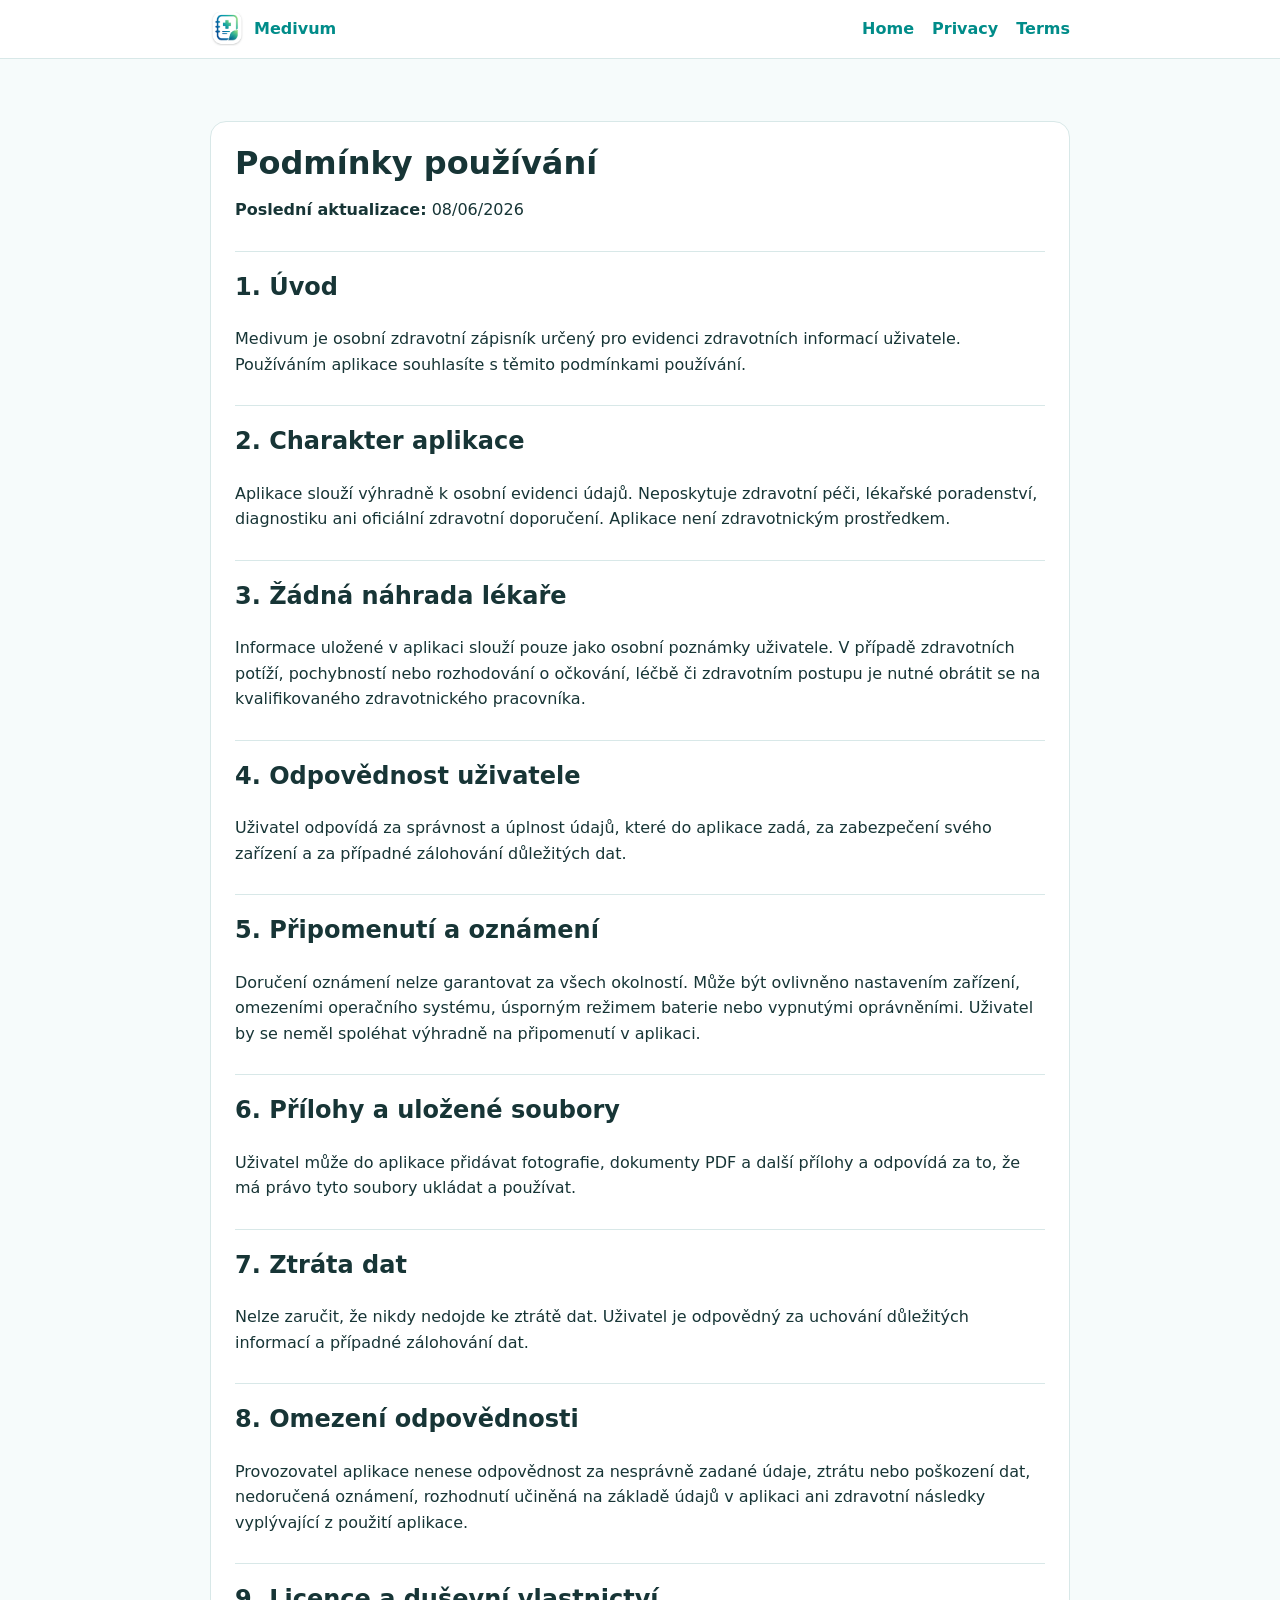
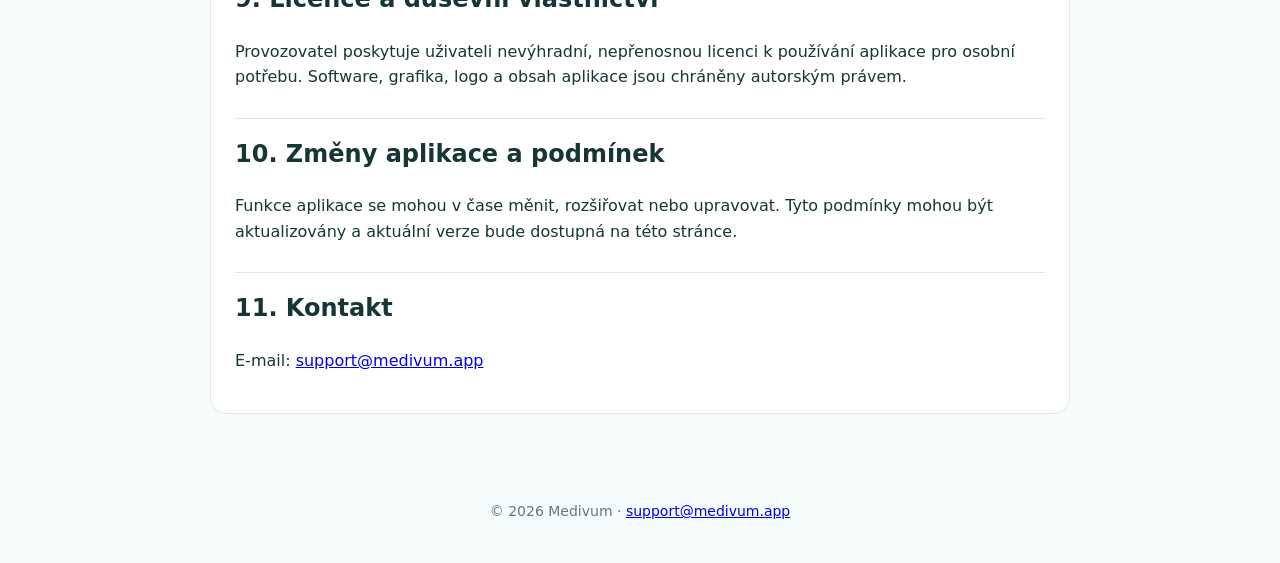
<file: terms-cs.html>
<!DOCTYPE html>
<html lang="cs">
<head>
  <meta charset="UTF-8">
  <meta name="viewport" content="width=device-width, initial-scale=1">
  <title>Medivum – Podmínky používání</title>
  <link rel="stylesheet" href="style.css">
</head>
<body>
<header class="header">
  <nav class="nav">
    <a class="brand" href="index.html"><img src="logo.png" alt="Medivum logo"><span>Medivum</span></a>
    <a href="index.html">Home</a>
    <a href="privacy.html">Privacy</a>
    <a href="terms.html">Terms</a>
  </nav>
</header>
<main>
<section class="article card"><h1>Podmínky používání</h1><p><strong>Poslední aktualizace:</strong> 08/06/2026</p>
<h2>1. Úvod</h2>
<p>Medivum je osobní zdravotní zápisník určený pro evidenci zdravotních informací uživatele. Používáním aplikace souhlasíte s těmito podmínkami používání.</p>
<h2>2. Charakter aplikace</h2>
<p>Aplikace slouží výhradně k osobní evidenci údajů. Neposkytuje zdravotní péči, lékařské poradenství, diagnostiku ani oficiální zdravotní doporučení. Aplikace není zdravotnickým prostředkem.</p>
<h2>3. Žádná náhrada lékaře</h2>
<p>Informace uložené v aplikaci slouží pouze jako osobní poznámky uživatele. V případě zdravotních potíží, pochybností nebo rozhodování o očkování, léčbě či zdravotním postupu je nutné obrátit se na kvalifikovaného zdravotnického pracovníka.</p>
<h2>4. Odpovědnost uživatele</h2>
<p>Uživatel odpovídá za správnost a úplnost údajů, které do aplikace zadá, za zabezpečení svého zařízení a za případné zálohování důležitých dat.</p>
<h2>5. Připomenutí a oznámení</h2>
<p>Doručení oznámení nelze garantovat za všech okolností. Může být ovlivněno nastavením zařízení, omezeními operačního systému, úsporným režimem baterie nebo vypnutými oprávněními. Uživatel by se neměl spoléhat výhradně na připomenutí v aplikaci.</p>
<h2>6. Přílohy a uložené soubory</h2>
<p>Uživatel může do aplikace přidávat fotografie, dokumenty PDF a další přílohy a odpovídá za to, že má právo tyto soubory ukládat a používat.</p>
<h2>7. Ztráta dat</h2>
<p>Nelze zaručit, že nikdy nedojde ke ztrátě dat. Uživatel je odpovědný za uchování důležitých informací a případné zálohování dat.</p>
<h2>8. Omezení odpovědnosti</h2>
<p>Provozovatel aplikace nenese odpovědnost za nesprávně zadané údaje, ztrátu nebo poškození dat, nedoručená oznámení, rozhodnutí učiněná na základě údajů v aplikaci ani zdravotní následky vyplývající z použití aplikace.</p>
<h2>9. Licence a duševní vlastnictví</h2>
<p>Provozovatel poskytuje uživateli nevýhradní, nepřenosnou licenci k používání aplikace pro osobní potřebu. Software, grafika, logo a obsah aplikace jsou chráněny autorským právem.</p>
<h2>10. Změny aplikace a podmínek</h2>
<p>Funkce aplikace se mohou v čase měnit, rozšiřovat nebo upravovat. Tyto podmínky mohou být aktualizovány a aktuální verze bude dostupná na této stránce.</p>
<h2>11. Kontakt</h2>
<p>E-mail: <a href="mailto:support@medivum.app">support@medivum.app</a></p></section>
</main>
<footer>© 2026 Medivum · <a href="mailto:support@medivum.app">support@medivum.app</a></footer>
</body>
</html>
</file>
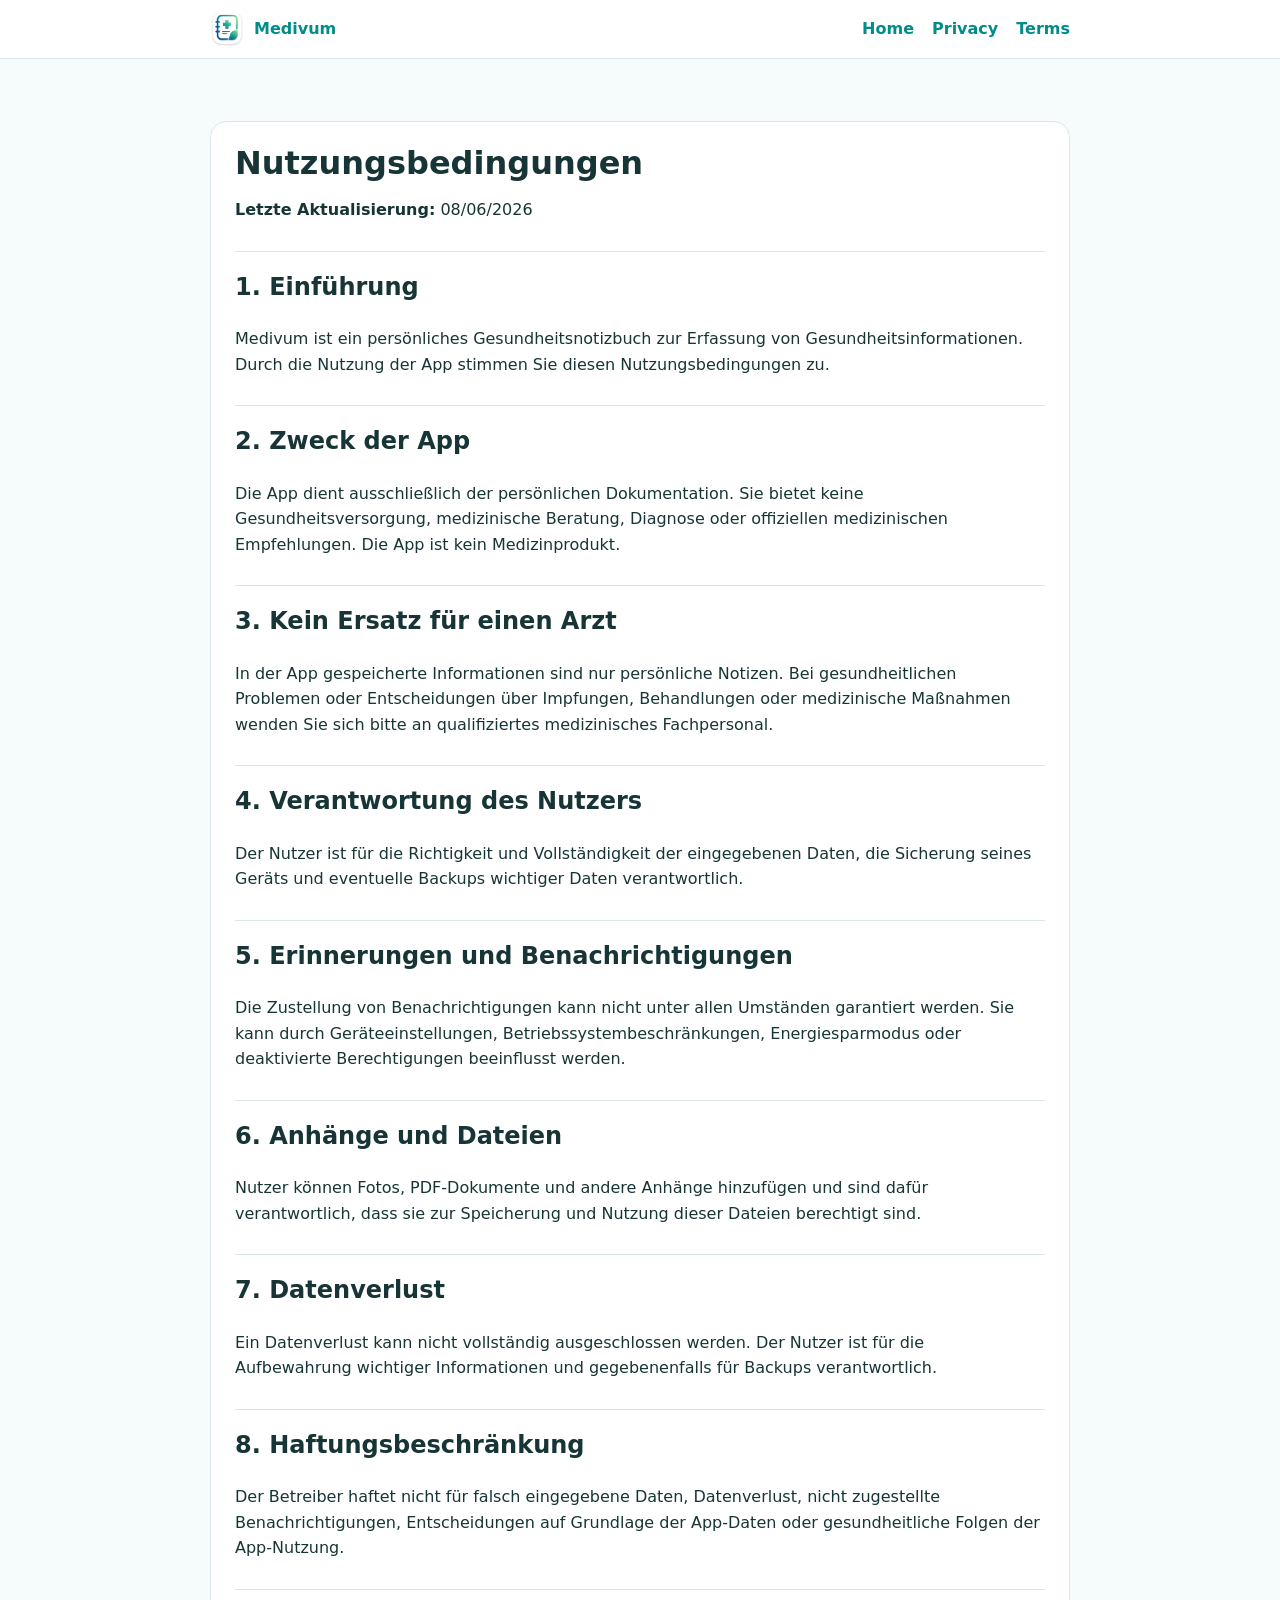
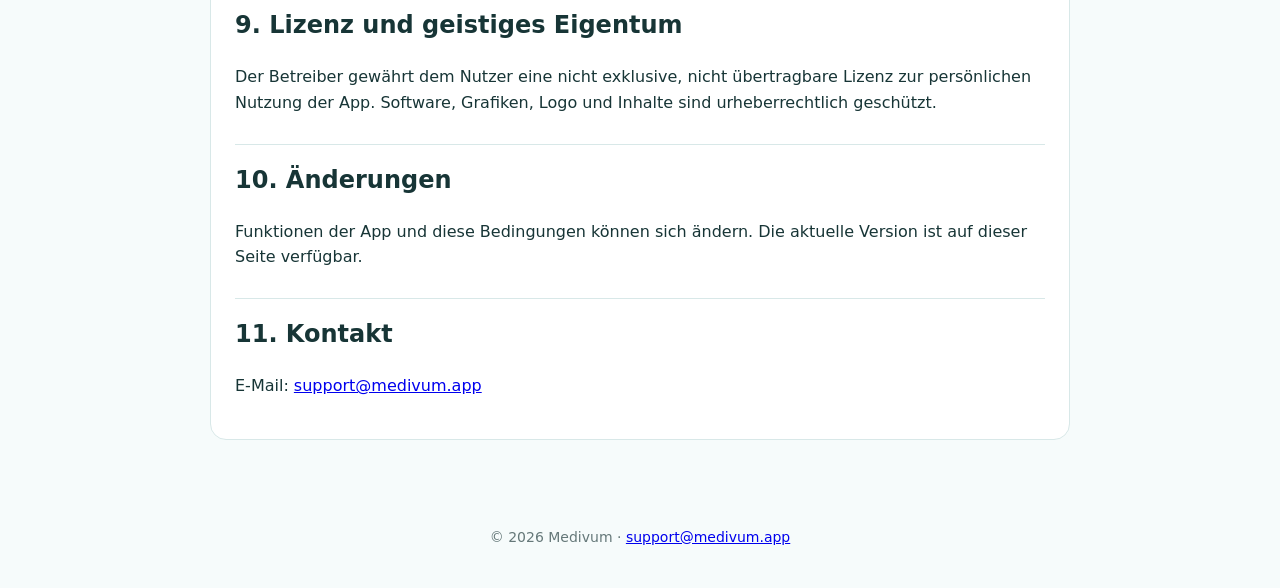
<file: terms-de.html>
<!DOCTYPE html>
<html lang="de">
<head>
  <meta charset="UTF-8">
  <meta name="viewport" content="width=device-width, initial-scale=1">
  <title>Medivum – Nutzungsbedingungen</title>
  <link rel="stylesheet" href="style.css">
</head>
<body>
<header class="header">
  <nav class="nav">
    <a class="brand" href="index.html"><img src="logo.png" alt="Medivum logo"><span>Medivum</span></a>
    <a href="index.html">Home</a>
    <a href="privacy.html">Privacy</a>
    <a href="terms.html">Terms</a>
  </nav>
</header>
<main>
<section class="article card"><h1>Nutzungsbedingungen</h1><p><strong>Letzte Aktualisierung:</strong> 08/06/2026</p>
<h2>1. Einführung</h2>
<p>Medivum ist ein persönliches Gesundheitsnotizbuch zur Erfassung von Gesundheitsinformationen. Durch die Nutzung der App stimmen Sie diesen Nutzungsbedingungen zu.</p>
<h2>2. Zweck der App</h2>
<p>Die App dient ausschließlich der persönlichen Dokumentation. Sie bietet keine Gesundheitsversorgung, medizinische Beratung, Diagnose oder offiziellen medizinischen Empfehlungen. Die App ist kein Medizinprodukt.</p>
<h2>3. Kein Ersatz für einen Arzt</h2>
<p>In der App gespeicherte Informationen sind nur persönliche Notizen. Bei gesundheitlichen Problemen oder Entscheidungen über Impfungen, Behandlungen oder medizinische Maßnahmen wenden Sie sich bitte an qualifiziertes medizinisches Fachpersonal.</p>
<h2>4. Verantwortung des Nutzers</h2>
<p>Der Nutzer ist für die Richtigkeit und Vollständigkeit der eingegebenen Daten, die Sicherung seines Geräts und eventuelle Backups wichtiger Daten verantwortlich.</p>
<h2>5. Erinnerungen und Benachrichtigungen</h2>
<p>Die Zustellung von Benachrichtigungen kann nicht unter allen Umständen garantiert werden. Sie kann durch Geräteeinstellungen, Betriebssystembeschränkungen, Energiesparmodus oder deaktivierte Berechtigungen beeinflusst werden.</p>
<h2>6. Anhänge und Dateien</h2>
<p>Nutzer können Fotos, PDF-Dokumente und andere Anhänge hinzufügen und sind dafür verantwortlich, dass sie zur Speicherung und Nutzung dieser Dateien berechtigt sind.</p>
<h2>7. Datenverlust</h2>
<p>Ein Datenverlust kann nicht vollständig ausgeschlossen werden. Der Nutzer ist für die Aufbewahrung wichtiger Informationen und gegebenenfalls für Backups verantwortlich.</p>
<h2>8. Haftungsbeschränkung</h2>
<p>Der Betreiber haftet nicht für falsch eingegebene Daten, Datenverlust, nicht zugestellte Benachrichtigungen, Entscheidungen auf Grundlage der App-Daten oder gesundheitliche Folgen der App-Nutzung.</p>
<h2>9. Lizenz und geistiges Eigentum</h2>
<p>Der Betreiber gewährt dem Nutzer eine nicht exklusive, nicht übertragbare Lizenz zur persönlichen Nutzung der App. Software, Grafiken, Logo und Inhalte sind urheberrechtlich geschützt.</p>
<h2>10. Änderungen</h2>
<p>Funktionen der App und diese Bedingungen können sich ändern. Die aktuelle Version ist auf dieser Seite verfügbar.</p>
<h2>11. Kontakt</h2>
<p>E-Mail: <a href="mailto:support@medivum.app">support@medivum.app</a></p></section>
</main>
<footer>© 2026 Medivum · <a href="mailto:support@medivum.app">support@medivum.app</a></footer>
</body>
</html>
</file>
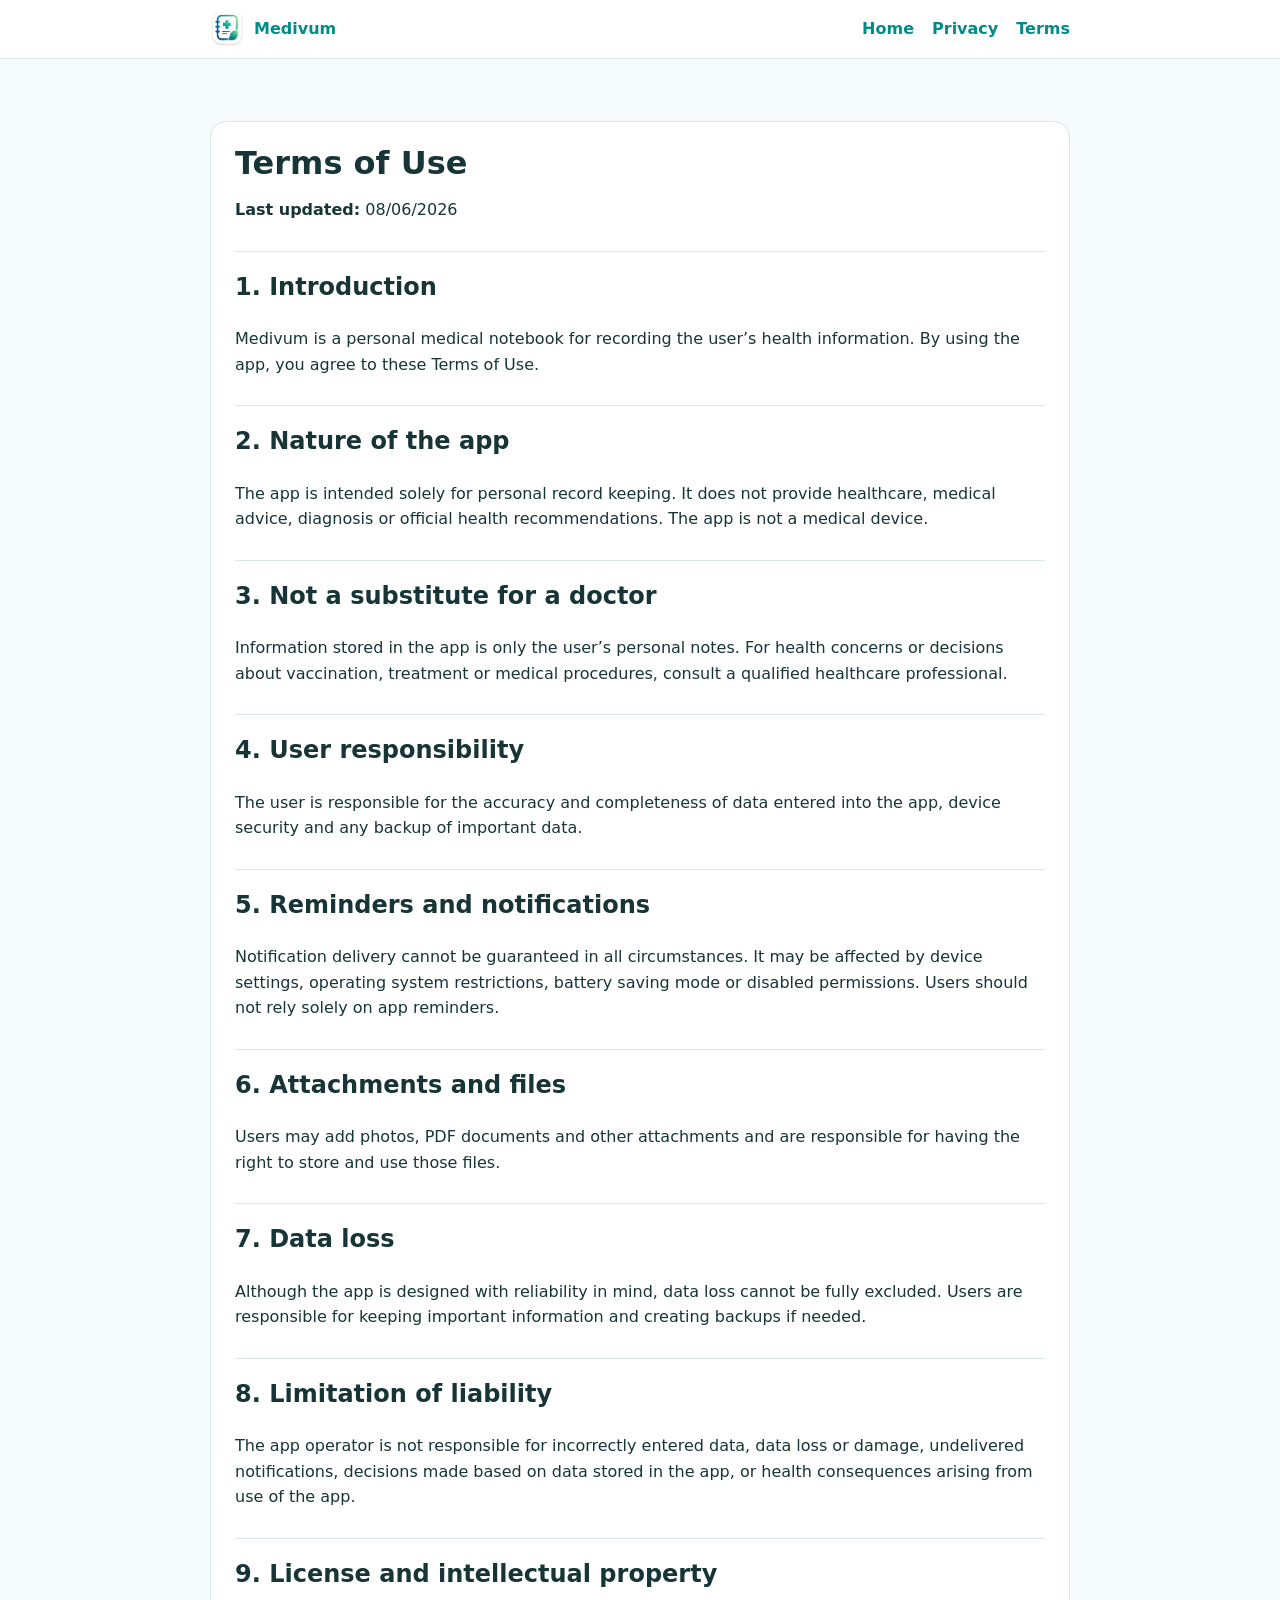
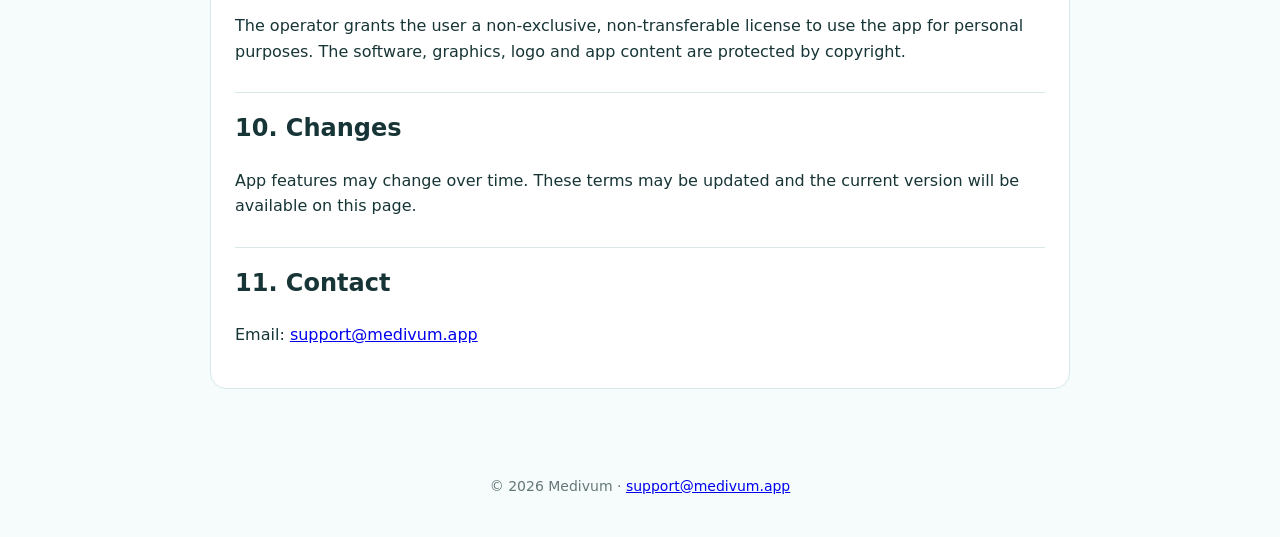
<file: terms-en.html>
<!DOCTYPE html>
<html lang="en">
<head>
  <meta charset="UTF-8">
  <meta name="viewport" content="width=device-width, initial-scale=1">
  <title>Medivum – Terms of Use</title>
  <link rel="stylesheet" href="style.css">
</head>
<body>
<header class="header">
  <nav class="nav">
    <a class="brand" href="index.html"><img src="logo.png" alt="Medivum logo"><span>Medivum</span></a>
    <a href="index.html">Home</a>
    <a href="privacy.html">Privacy</a>
    <a href="terms.html">Terms</a>
  </nav>
</header>
<main>
<section class="article card"><h1>Terms of Use</h1><p><strong>Last updated:</strong> 08/06/2026</p>
<h2>1. Introduction</h2>
<p>Medivum is a personal medical notebook for recording the user’s health information. By using the app, you agree to these Terms of Use.</p>
<h2>2. Nature of the app</h2>
<p>The app is intended solely for personal record keeping. It does not provide healthcare, medical advice, diagnosis or official health recommendations. The app is not a medical device.</p>
<h2>3. Not a substitute for a doctor</h2>
<p>Information stored in the app is only the user’s personal notes. For health concerns or decisions about vaccination, treatment or medical procedures, consult a qualified healthcare professional.</p>
<h2>4. User responsibility</h2>
<p>The user is responsible for the accuracy and completeness of data entered into the app, device security and any backup of important data.</p>
<h2>5. Reminders and notifications</h2>
<p>Notification delivery cannot be guaranteed in all circumstances. It may be affected by device settings, operating system restrictions, battery saving mode or disabled permissions. Users should not rely solely on app reminders.</p>
<h2>6. Attachments and files</h2>
<p>Users may add photos, PDF documents and other attachments and are responsible for having the right to store and use those files.</p>
<h2>7. Data loss</h2>
<p>Although the app is designed with reliability in mind, data loss cannot be fully excluded. Users are responsible for keeping important information and creating backups if needed.</p>
<h2>8. Limitation of liability</h2>
<p>The app operator is not responsible for incorrectly entered data, data loss or damage, undelivered notifications, decisions made based on data stored in the app, or health consequences arising from use of the app.</p>
<h2>9. License and intellectual property</h2>
<p>The operator grants the user a non-exclusive, non-transferable license to use the app for personal purposes. The software, graphics, logo and app content are protected by copyright.</p>
<h2>10. Changes</h2>
<p>App features may change over time. These terms may be updated and the current version will be available on this page.</p>
<h2>11. Contact</h2>
<p>Email: <a href="mailto:support@medivum.app">support@medivum.app</a></p></section>
</main>
<footer>© 2026 Medivum · <a href="mailto:support@medivum.app">support@medivum.app</a></footer>
</body>
</html>
</file>
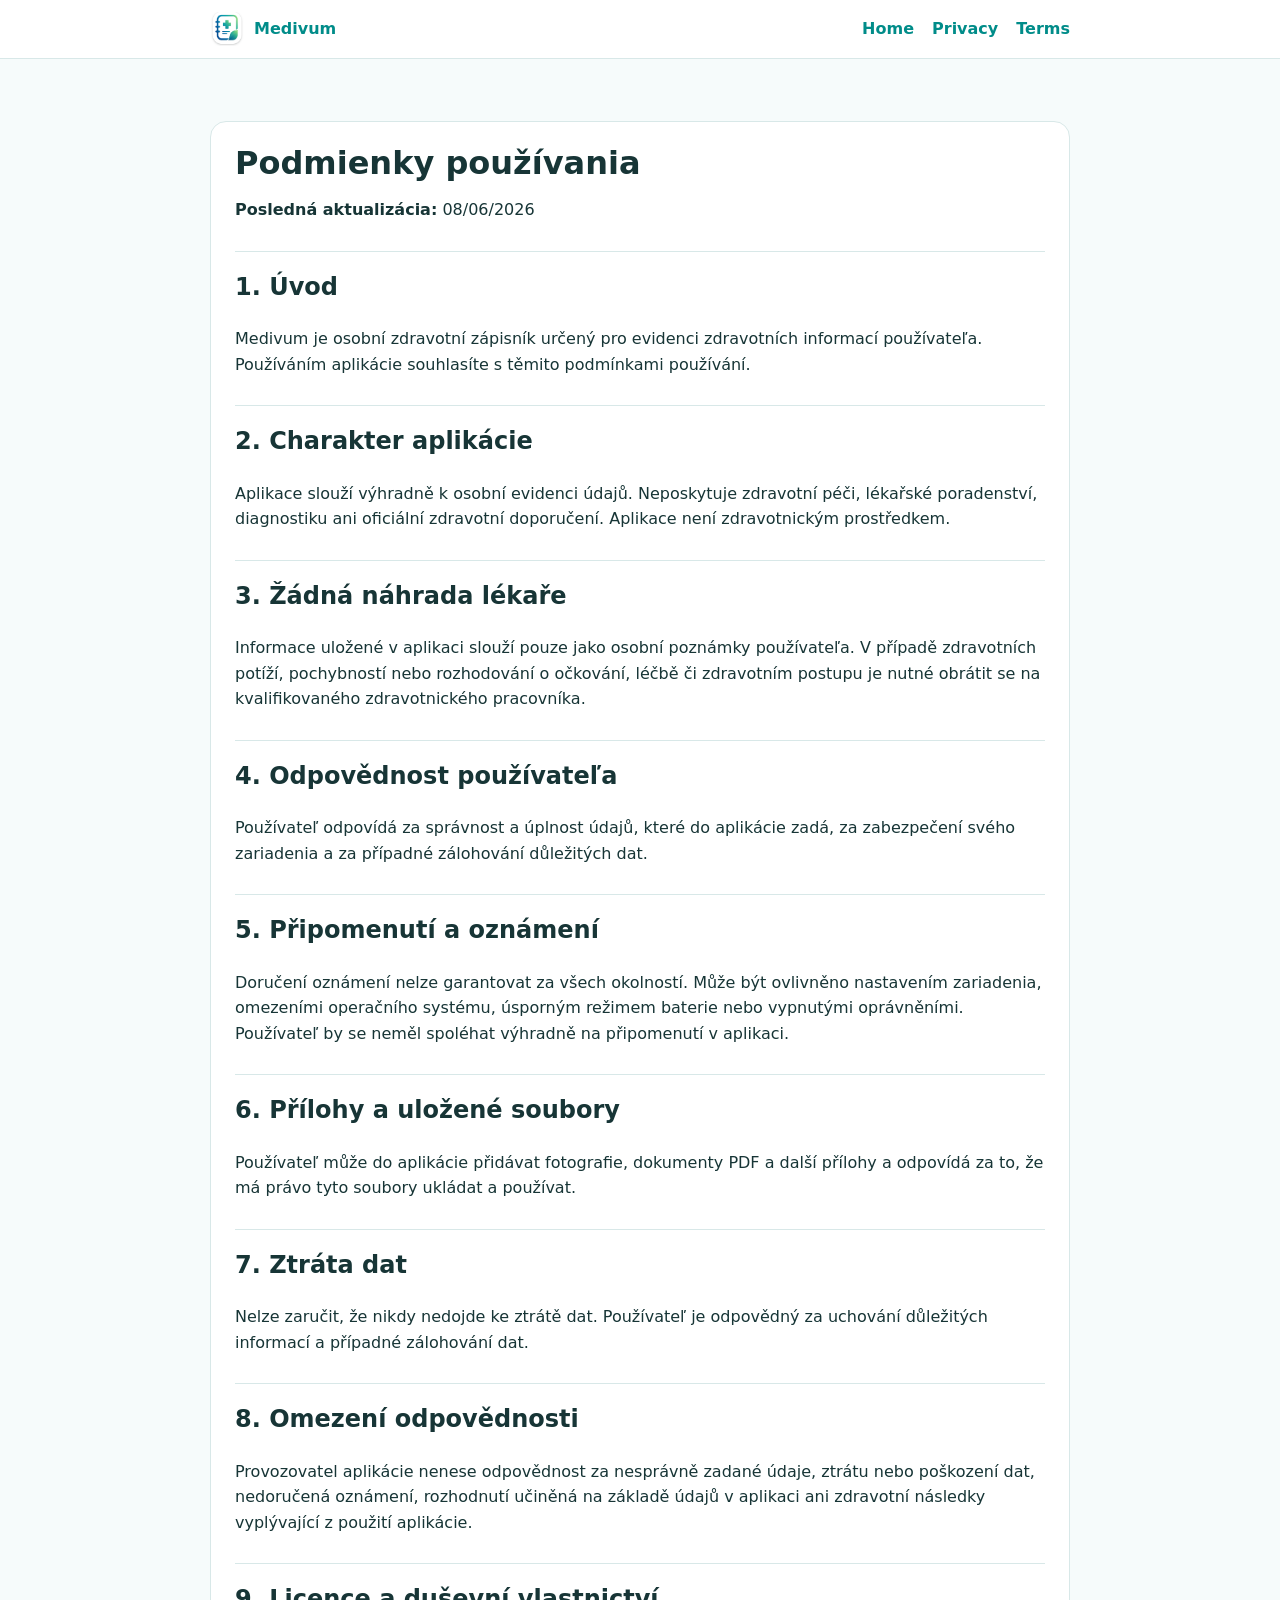
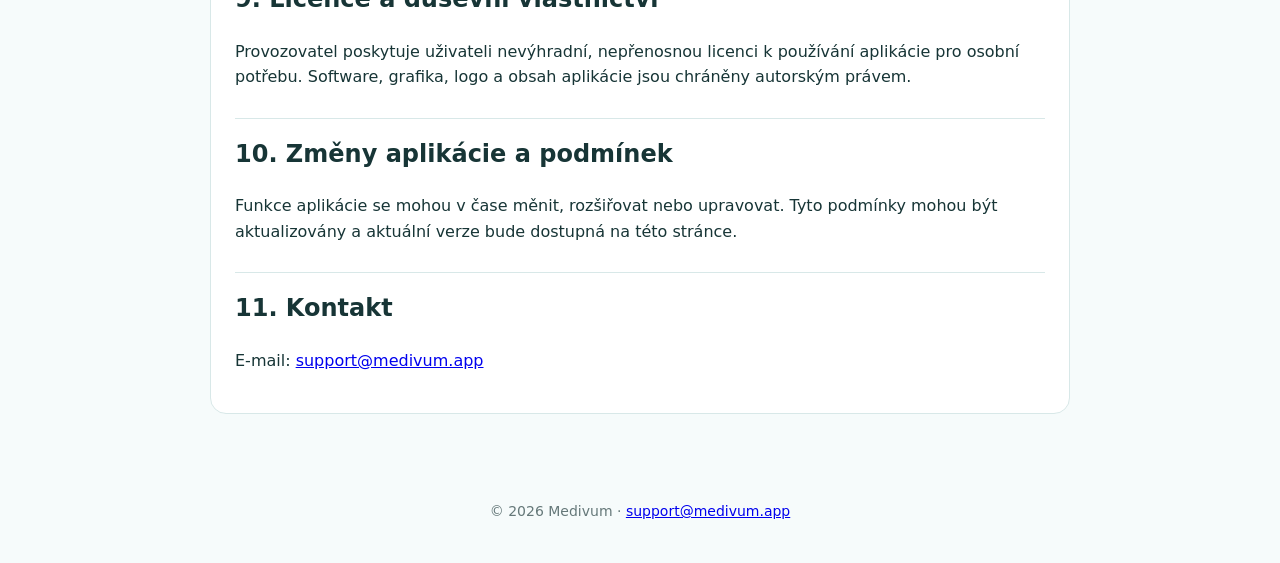
<file: terms-sk.html>
<!DOCTYPE html>
<html lang="sk">
<head>
  <meta charset="UTF-8">
  <meta name="viewport" content="width=device-width, initial-scale=1">
  <title>Medivum – Podmienky používania</title>
  <link rel="stylesheet" href="style.css">
</head>
<body>
<header class="header">
  <nav class="nav">
    <a class="brand" href="index.html"><img src="logo.png" alt="Medivum logo"><span>Medivum</span></a>
    <a href="index.html">Home</a>
    <a href="privacy.html">Privacy</a>
    <a href="terms.html">Terms</a>
  </nav>
</header>
<main>
<section class="article card"><h1>Podmienky používania</h1><p><strong>Posledná aktualizácia:</strong> 08/06/2026</p>
<h2>1. Úvod</h2>
<p>Medivum je osobní zdravotní zápisník určený pro evidenci zdravotních informací používateľa. Používáním aplikácie souhlasíte s těmito podmínkami používání.</p>
<h2>2. Charakter aplikácie</h2>
<p>Aplikace slouží výhradně k osobní evidenci údajů. Neposkytuje zdravotní péči, lékařské poradenství, diagnostiku ani oficiální zdravotní doporučení. Aplikace není zdravotnickým prostředkem.</p>
<h2>3. Žádná náhrada lékaře</h2>
<p>Informace uložené v aplikaci slouží pouze jako osobní poznámky používateľa. V případě zdravotních potíží, pochybností nebo rozhodování o očkování, léčbě či zdravotním postupu je nutné obrátit se na kvalifikovaného zdravotnického pracovníka.</p>
<h2>4. Odpovědnost používateľa</h2>
<p>Používateľ odpovídá za správnost a úplnost údajů, které do aplikácie zadá, za zabezpečení svého zariadenia a za případné zálohování důležitých dat.</p>
<h2>5. Připomenutí a oznámení</h2>
<p>Doručení oznámení nelze garantovat za všech okolností. Může být ovlivněno nastavením zariadenia, omezeními operačního systému, úsporným režimem baterie nebo vypnutými oprávněními. Používateľ by se neměl spoléhat výhradně na připomenutí v aplikaci.</p>
<h2>6. Přílohy a uložené soubory</h2>
<p>Používateľ může do aplikácie přidávat fotografie, dokumenty PDF a další přílohy a odpovídá za to, že má právo tyto soubory ukládat a používat.</p>
<h2>7. Ztráta dat</h2>
<p>Nelze zaručit, že nikdy nedojde ke ztrátě dat. Používateľ je odpovědný za uchování důležitých informací a případné zálohování dat.</p>
<h2>8. Omezení odpovědnosti</h2>
<p>Provozovatel aplikácie nenese odpovědnost za nesprávně zadané údaje, ztrátu nebo poškození dat, nedoručená oznámení, rozhodnutí učiněná na základě údajů v aplikaci ani zdravotní následky vyplývající z použití aplikácie.</p>
<h2>9. Licence a duševní vlastnictví</h2>
<p>Provozovatel poskytuje uživateli nevýhradní, nepřenosnou licenci k používání aplikácie pro osobní potřebu. Software, grafika, logo a obsah aplikácie jsou chráněny autorským právem.</p>
<h2>10. Změny aplikácie a podmínek</h2>
<p>Funkce aplikácie se mohou v čase měnit, rozšiřovat nebo upravovat. Tyto podmínky mohou být aktualizovány a aktuální verze bude dostupná na této stránce.</p>
<h2>11. Kontakt</h2>
<p>E-mail: <a href="mailto:support@medivum.app">support@medivum.app</a></p></section>
</main>
<footer>© 2026 Medivum · <a href="mailto:support@medivum.app">support@medivum.app</a></footer>
</body>
</html>
</file>
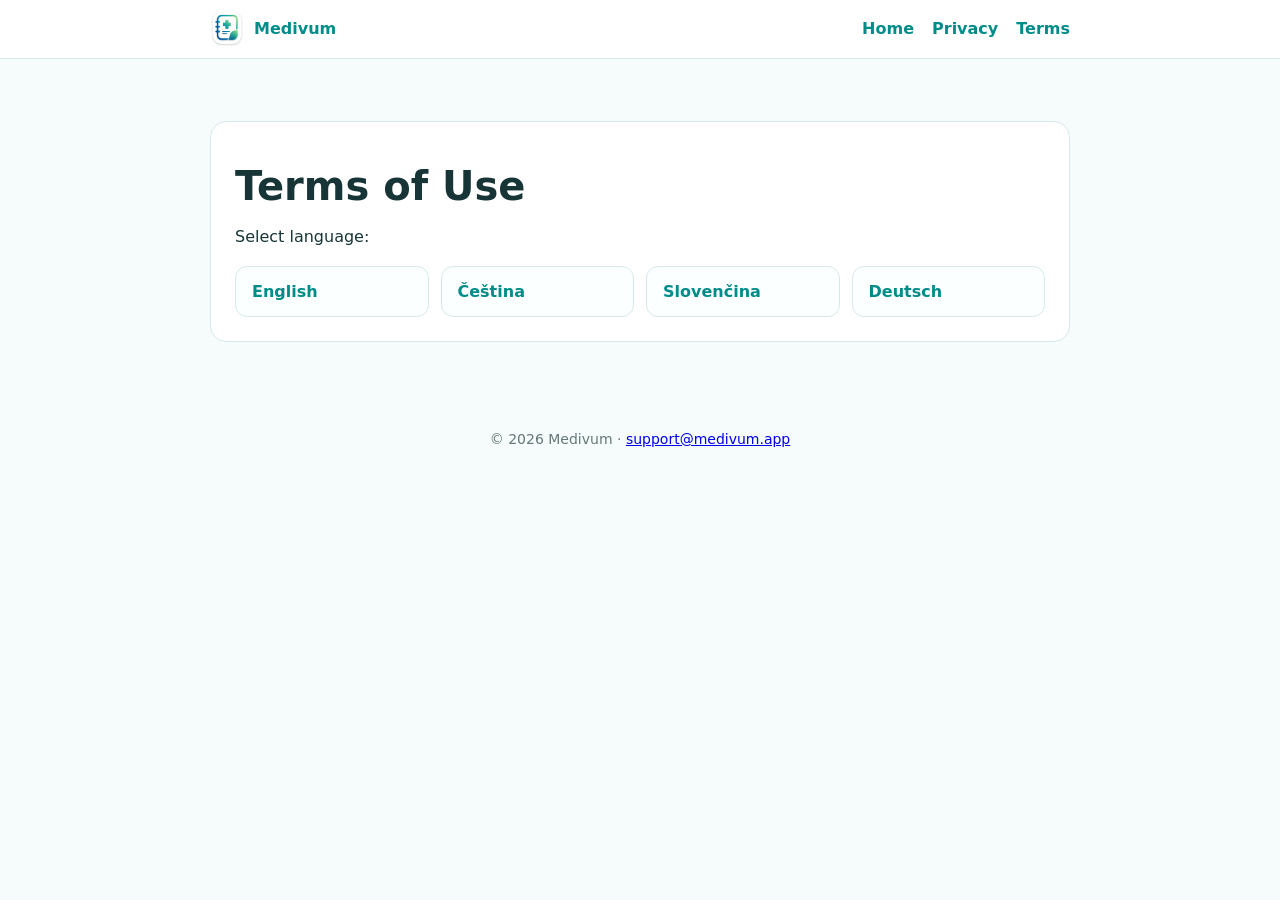
<file: terms.html>
<!DOCTYPE html>
<html lang="en">
<head>
  <meta charset="UTF-8">
  <meta name="viewport" content="width=device-width, initial-scale=1">
  <title>Medivum – Terms of Use</title>
  <link rel="stylesheet" href="style.css">
</head>
<body>
<header class="header">
  <nav class="nav">
    <a class="brand" href="index.html"><img src="logo.png" alt="Medivum logo"><span>Medivum</span></a>
    <a href="index.html">Home</a>
    <a href="privacy.html">Privacy</a>
    <a href="terms.html">Terms</a>
  </nav>
</header>
<main>

<section class="card">
  <h1>Terms of Use</h1>
  <p>Select language:</p>
  <div class="lang-grid">
    <a class="button" href="terms-en.html">English</a>
    <a class="button" href="terms-cs.html">Čeština</a>
    <a class="button" href="terms-sk.html">Slovenčina</a>
    <a class="button" href="terms-de.html">Deutsch</a>
  </div>
</section>

</main>
<footer>© 2026 Medivum · <a href="mailto:support@medivum.app">support@medivum.app</a></footer>
</body>
</html>
</file>
<file: style.css>
:root {
  --bg: #f6fbfb;
  --text: #173536;
  --muted: #657879;
  --primary: #008c89;
  --border: #d8e8e8;
  --card: #ffffff;
}

* { box-sizing: border-box; }

body {
  margin: 0;
  font-family: system-ui, -apple-system, BlinkMacSystemFont, "Segoe UI", sans-serif;
  background: var(--bg);
  color: var(--text);
  line-height: 1.6;
}

.header {
  background: #ffffff;
  border-bottom: 1px solid var(--border);
}

.nav {
  max-width: 900px;
  margin: 0 auto;
  padding: 12px 20px;
  display: flex;
  align-items: center;
  gap: 18px;
}

.brand {
  display: flex;
  align-items: center;
  gap: 10px;
  margin-right: auto;
  color: var(--text);
  text-decoration: none;
  font-weight: 750;
}

.brand img {
  width: 34px;
  height: 34px;
  border-radius: 8px;
}

.nav a {
  color: var(--primary);
  text-decoration: none;
  font-weight: 600;
}

main {
  max-width: 900px;
  margin: 0 auto;
  padding: 44px 20px;
}

.hero {
  text-align: center;
  padding: 20px 0 24px;
}

.hero img {
  width: 96px;
  height: 96px;
  border-radius: 22px;
  box-shadow: 0 8px 20px rgba(0,0,0,.10);
}

h1 {
  margin: 18px 0 8px;
  font-size: 40px;
  line-height: 1.1;
}

.subtitle {
  color: var(--muted);
  margin: 0 auto;
  max-width: 620px;
  font-size: 18px;
}

.card {
  background: var(--card);
  border: 1px solid var(--border);
  border-radius: 16px;
  padding: 24px;
  margin: 18px 0;
}

.links {
  display: flex;
  gap: 12px;
  flex-wrap: wrap;
}

.button {
  display: inline-block;
  padding: 12px 16px;
  border: 1px solid var(--border);
  border-radius: 12px;
  color: var(--primary);
  text-decoration: none;
  font-weight: 700;
  background: #fbffff;
}

.lang-grid {
  display: grid;
  grid-template-columns: repeat(auto-fit, minmax(190px, 1fr));
  gap: 12px;
}

.article h1 {
  font-size: 32px;
  margin-top: 0;
}

.article h2 {
  margin-top: 28px;
  padding-top: 16px;
  border-top: 1px solid var(--border);
}

footer {
  max-width: 900px;
  margin: 0 auto;
  padding: 24px 20px 40px;
  text-align: center;
  color: var(--muted);
  font-size: 14px;
}

@media (max-width: 620px) {
  .nav { flex-wrap: wrap; }
  .brand { width: 100%; }
}
</file>
